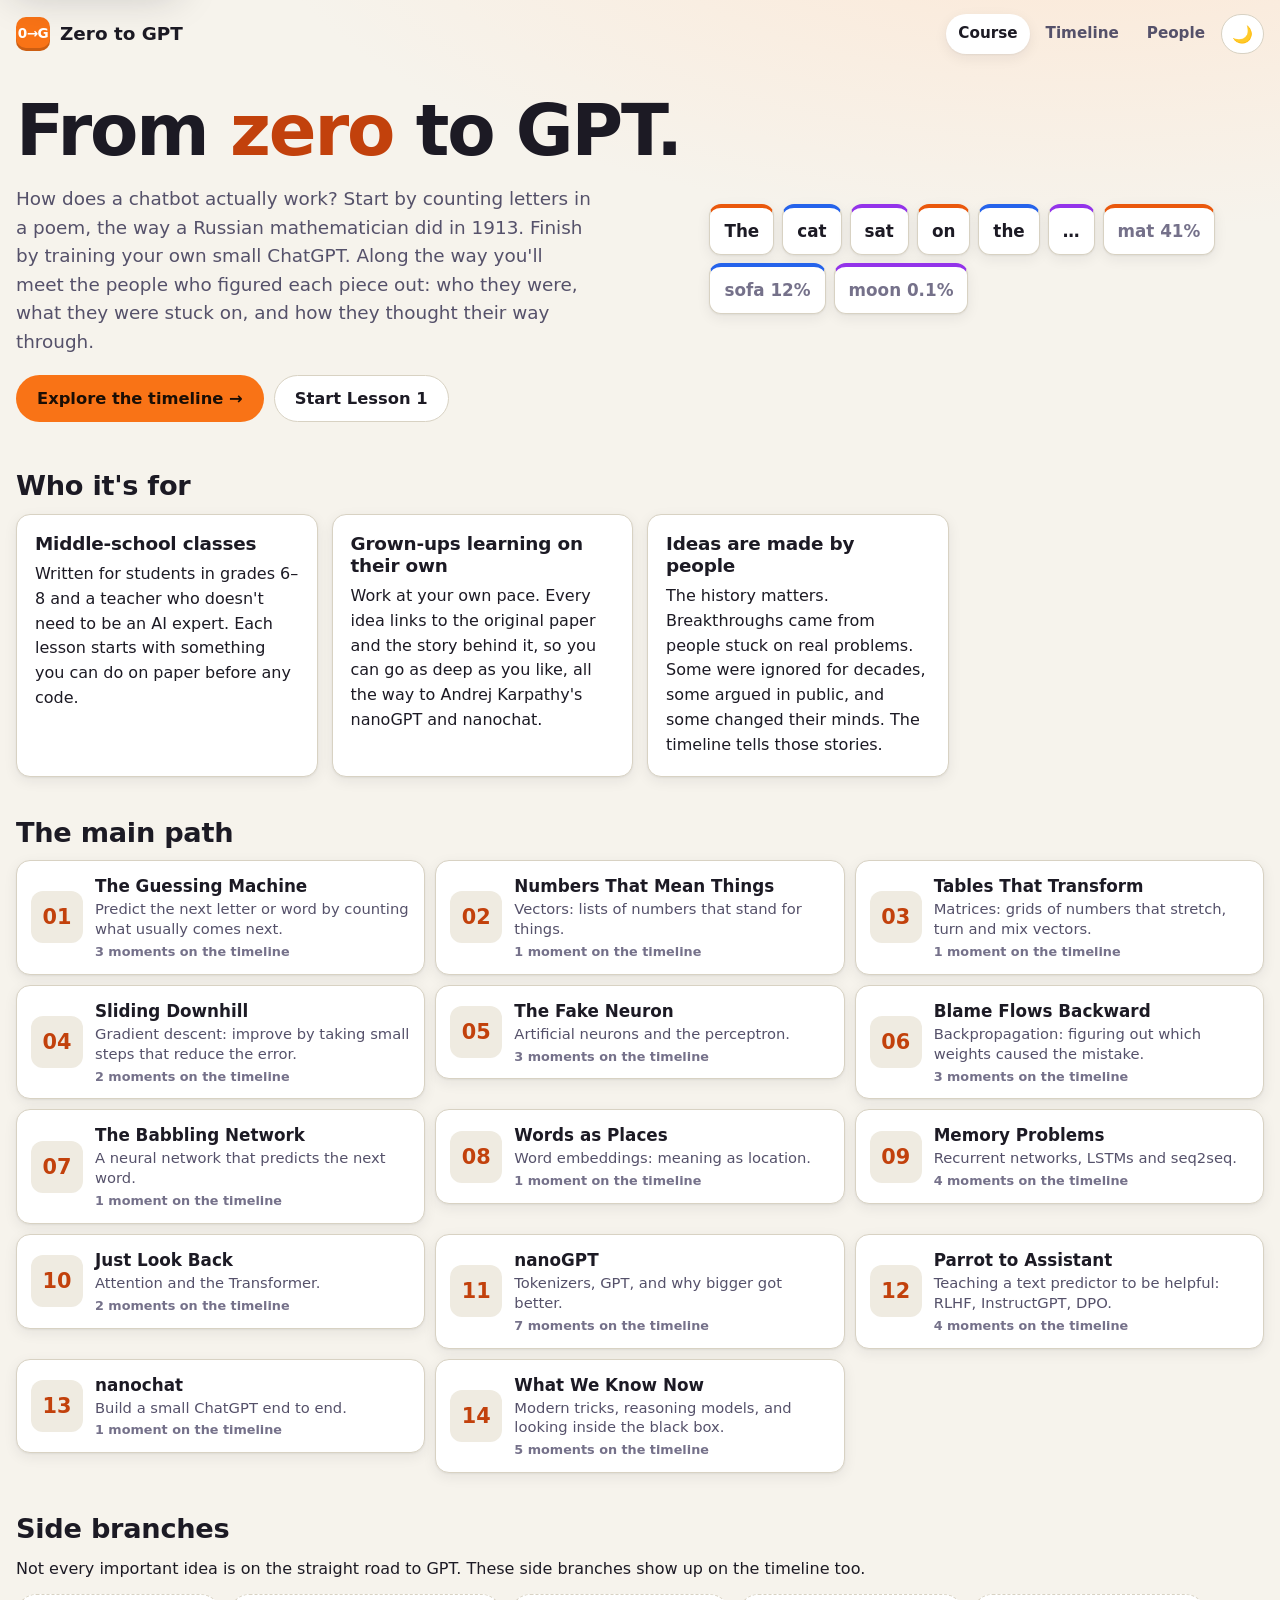
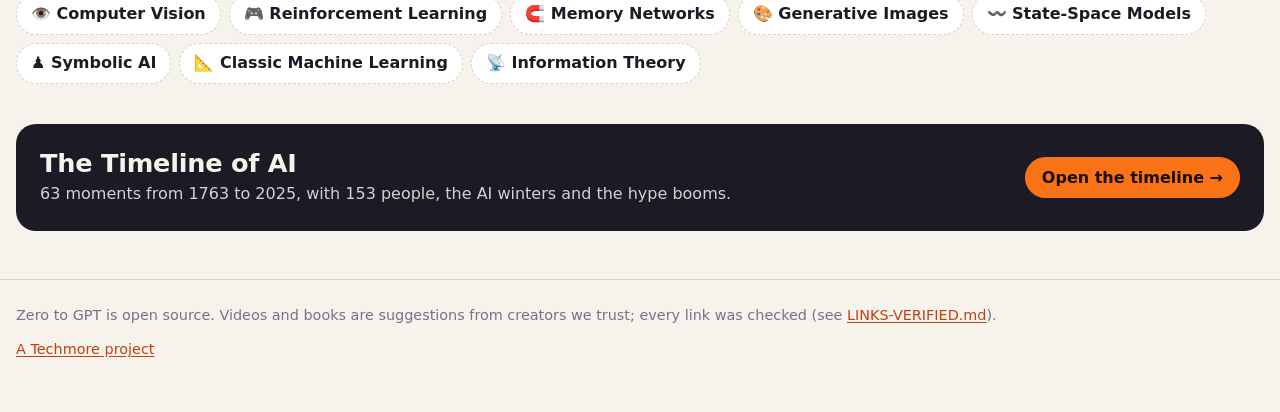
<file: site/index.html>
<!doctype html>
<html lang="en">
<head>
  <meta charset="utf-8">
  <meta name="viewport" content="width=device-width, initial-scale=1">
  <title>Zero to GPT</title>
  <meta name="description" content="An open-source course on how large language models work, from counting letters to building your own small ChatGPT, with the history of who figured it out and how.">
  <link rel="icon" href="data:image/svg+xml,%3Csvg xmlns='http://www.w3.org/2000/svg' viewBox='0 0 32 32'%3E%3Crect width='32' height='32' rx='8' fill='%23f97316'/%3E%3Ccircle cx='9' cy='16' r='3' fill='white'/%3E%3Ccircle cx='16' cy='16' r='3' fill='white'/%3E%3Ccircle cx='23' cy='16' r='3' fill='white'/%3E%3C/svg%3E">
  <link rel="stylesheet" href="assets/site.css">
  <script src="assets/common.js"></script>
  <style>
    .hero { padding: 28px 16px 8px; max-width: 1280px; margin: 0 auto; display: grid; gap: 28px; grid-template-columns: minmax(0, 1.2fr) minmax(0, 1fr); align-items: center; }
    .hero h1 { font-size: clamp(2.4rem, 7vw, 4.4rem); font-weight: 900; line-height: 1.02; letter-spacing: -.03em; margin-bottom: .25em; }
    .hero h1 em { font-style: normal; color: var(--accent); }
    .hero p { font-size: 1.15rem; color: var(--ink-2); max-width: 36rem; }
    .cta { display: flex; flex-wrap: wrap; gap: 10px; margin-top: 18px; }
    .cta .btn { padding: 13px 20px; font-size: 1.02rem; }
    .chain { display: flex; flex-wrap: wrap; gap: 8px; align-content: center; }
    .chain span { font-family: var(--font); font-weight: 800; padding: 10px 14px; border-radius: 12px; background: var(--surface); border: 1px solid var(--line); box-shadow: var(--shadow); font-size: 1.05rem; }
    .chain span:nth-child(3n+1) { border-top: 4px solid var(--t-main); }
    .chain span:nth-child(3n+2) { border-top: 4px solid var(--t-branch-vision); }
    .chain span:nth-child(3n) { border-top: 4px solid var(--t-branch-memory-networks); }
    .chain .prob { color: var(--ink-3); font-weight: 600; }
    section.block { max-width: 1280px; margin: 40px auto 0; padding: 0 16px; }
    section.block > h2 { font-size: 1.7rem; font-weight: 900; }
    .cards { display: grid; gap: 14px; grid-template-columns: repeat(auto-fill, minmax(min(100%, 300px), 1fr)); }
    .card { background: var(--surface); border: 1px solid var(--line); border-radius: var(--radius); padding: 18px; box-shadow: var(--shadow); }
    .card h3 { font-size: 1.15rem; font-weight: 850; }
    .card p:last-child { margin-bottom: 0; }
    .lessons { list-style: none; padding: 0; margin: 0; display: grid; gap: 10px; grid-template-columns: repeat(auto-fill, minmax(min(100%, 380px), 1fr)); }
    .lessons a { display: grid; grid-template-columns: 52px 1fr; gap: 12px; align-items: center; text-decoration: none; color: var(--ink); background: var(--surface); border: 1px solid var(--line); border-radius: var(--radius); padding: 12px 14px; box-shadow: var(--shadow); }
    .lessons a:hover { border-color: var(--accent-fill); }
    .lessons .n { font-family: var(--font); font-weight: 900; font-size: 1.3rem; display: grid; place-items: center; height: 52px; border-radius: 12px; background: var(--surface-2); color: var(--accent); }
    .lessons .t { font-family: var(--font); font-weight: 800; font-size: 1.05rem; display: block; }
    .lessons .b { color: var(--ink-2); font-size: .92rem; display: block; line-height: 1.35; }
    .lessons .h { color: var(--ink-3); font-size: .8rem; font-weight: 650; display: block; margin-top: 3px; }
    .branches { list-style: none; padding: 0; margin: 0; display: flex; flex-wrap: wrap; gap: 8px; }
    .branches li { background: var(--surface); border: 1px dashed var(--line); border-radius: 999px; padding: 7px 14px; font-weight: 650; }
    .branches a { color: var(--ink); text-decoration: none; }
    .branches a:hover { text-decoration: underline; }
    .timeline-cta { display: flex; flex-wrap: wrap; gap: 16px; align-items: center; justify-content: space-between; background: var(--ink); color: var(--bg); border-radius: 20px; padding: 24px; }
    .timeline-cta h2 { color: var(--bg); margin: 0 0 4px; font-size: 1.6rem; font-weight: 900; }
    .timeline-cta p { margin: 0; opacity: .85; }
    @media (max-width: 820px) { .hero { grid-template-columns: 1fr; } }
  </style>
</head>
<body>
  <a class="skip-link" href="#main">Skip to content</a>
  <header class="site-header">
    <a class="brand" href="index.html"><span class="brand-mark" aria-hidden="true">0→G</span> Zero to GPT</a>
    <nav class="site-nav" aria-label="Site">
      <a href="index.html" aria-current="page">Course</a>
      <a href="timeline/index.html">Timeline</a>
      <a href="timeline/people.html">People</a>
      <button class="icon-btn" id="theme-toggle" type="button" aria-label="Switch theme"></button>
    </nav>
  </header>

  <main id="main">
    <div class="hero">
      <div>
        <h1>From <em>zero</em> to GPT.</h1>
        <p>How does a chatbot actually work? Start by counting letters in a poem, the way a Russian mathematician did in 1913. Finish by training your own small ChatGPT. Along the way you'll meet the people who figured each piece out: who they were, what they were stuck on, and how they thought their way through.</p>
        <div class="cta">
          <a class="btn btn-primary" href="timeline/index.html">Explore the timeline →</a>
          <a class="btn" href="../lessons/01-the-guessing-machine/" data-md-href="../lessons/01-the-guessing-machine/README.md">Start Lesson 1</a>
        </div>
      </div>
      <div class="chain" aria-label="Example: a language model guessing the next word">
        <span>The</span><span>cat</span><span>sat</span><span>on</span><span>the</span><span>…</span><span class="prob">mat 41%</span><span class="prob">sofa 12%</span><span class="prob">moon 0.1%</span>
      </div>
    </div>

    <section class="block" aria-labelledby="who">
      <h2 id="who">Who it's for</h2>
      <div class="cards">
        <div class="card">
          <h3>Middle-school classes</h3>
          <p>Written for students in grades 6–8 and a teacher who doesn't need to be an AI expert. Each lesson starts with something you can do on paper before any code.</p>
        </div>
        <div class="card">
          <h3>Grown-ups learning on their own</h3>
          <p>Work at your own pace. Every idea links to the original paper and the story behind it, so you can go as deep as you like, all the way to Andrej Karpathy's nanoGPT and nanochat.</p>
        </div>
        <div class="card">
          <h3>Ideas are made by people</h3>
          <p>The history matters. Breakthroughs came from people stuck on real problems. Some were ignored for decades, some argued in public, and some changed their minds. The timeline tells those stories.</p>
        </div>
      </div>
    </section>

    <section class="block" aria-labelledby="path">
      <h2 id="path">The main path</h2>
      <ol class="lessons" id="lessons"></ol>
    </section>

    <section class="block" aria-labelledby="branches-h">
      <h2 id="branches-h">Side branches</h2>
      <p>Not every important idea is on the straight road to GPT. These side branches show up on the timeline too.</p>
      <ul class="branches" id="branches"></ul>
    </section>

    <section class="block">
      <div class="timeline-cta">
        <div>
          <h2>The Timeline of AI</h2>
          <p id="tl-stats">Bayes to nanochat: the ideas, the people, the winters and the booms.</p>
        </div>
        <a class="btn btn-primary" href="timeline/index.html">Open the timeline →</a>
      </div>
    </section>
  </main>

  <footer class="site-footer">
    <p>Zero to GPT is open source. Videos and books are suggestions from creators we trust; every link was checked (see <a href="timeline/LINKS-VERIFIED.md" data-md-href="timeline/LINKS-VERIFIED.md">LINKS-VERIFIED.md</a>).</p>
    <p><a href="https://techmore.github.io/">A Techmore project</a></p>
  </footer>

  <script>
    (function () {
      var ZTG = window.ZTG, esc = ZTG.esc;
      ZTG.initThemeToggle(document.getElementById('theme-toggle'));
      ZTG.loadData('timeline/data/').then(function (data) {
        var counts = {};
        data.events.forEach(function (e) { counts[e.track] = (counts[e.track] || 0) + 1; });
        document.getElementById('lessons').innerHTML = data.tracks.main.map(function (t) {
          var c = counts[t.id] || 0;
          return '<li><a href="' + esc(ZTG.trackHref(data, t.id, '../')) + '"><span class="n">' + String(t.n).padStart(2, '0') + '</span><span>' +
            '<span class="t">' + esc(t.title) + '</span><span class="b">' + esc(t.blurb || '') + '</span>' +
            (c ? '<span class="h">' + c + ' moment' + (c > 1 ? 's' : '') + ' on the timeline</span>' : '') + '</span></a></li>';
        }).join('');
        document.getElementById('branches').innerHTML = data.tracks.branches.map(function (t) {
          return '<li><a href="timeline/index.html#track=' + encodeURIComponent(t.id) + '">' + esc((t.icon ? t.icon + ' ' : '') + t.title) + '</a></li>';
        }).join('');
        var years = data.events.map(function (e) { return e.year; });
        document.getElementById('tl-stats').textContent = data.events.length + ' moments from ' + Math.min.apply(null, years) + ' to ' +
          Math.max.apply(null, years) + ', with ' + Object.keys(data.people).length + ' people, the AI winters and the hype booms.';
      }).catch(function () { /* the static text still works */ });
    })();
  </script>
</body>
</html>
</file>
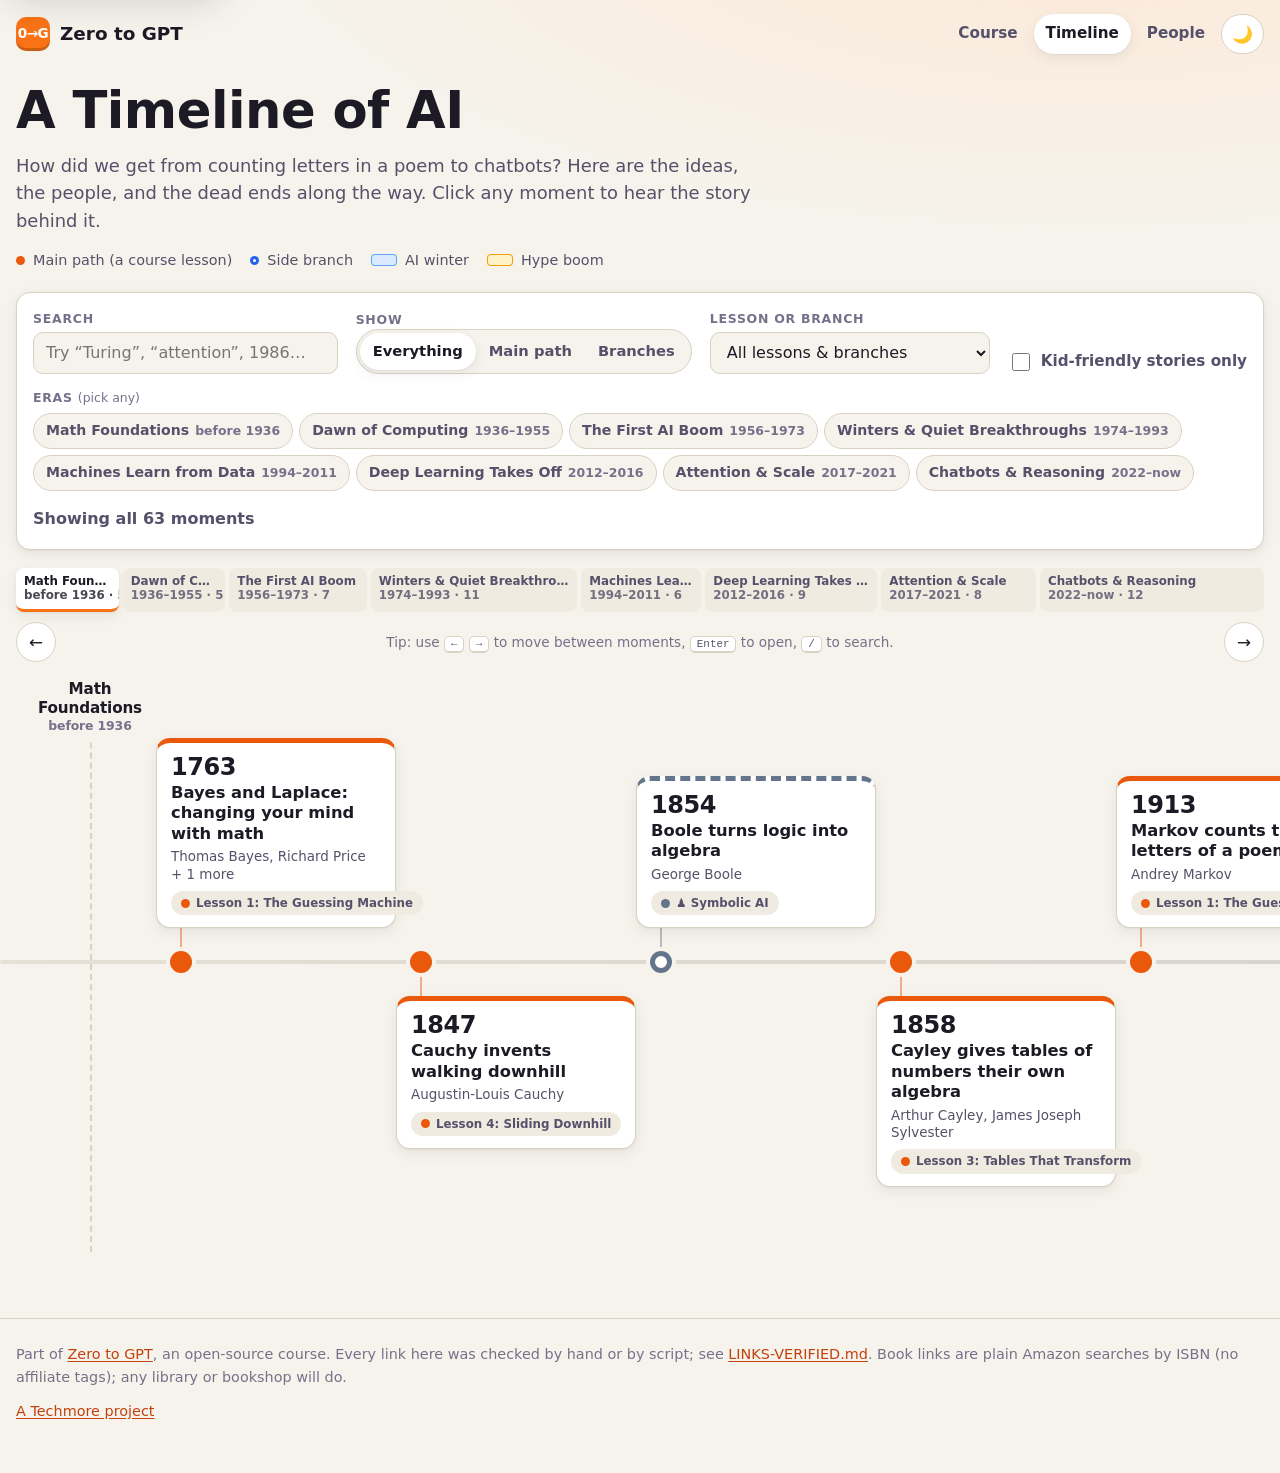
<file: site/timeline/index.html>
<!doctype html>
<html lang="en">
<head>
  <meta charset="utf-8">
  <meta name="viewport" content="width=device-width, initial-scale=1">
  <title>Timeline of AI · Zero to GPT</title>
  <meta name="description" content="An interactive timeline of the ideas and people behind modern AI, from Bayes and Markov to nanoGPT and nanochat.">
  <link rel="icon" href="data:image/svg+xml,%3Csvg xmlns='http://www.w3.org/2000/svg' viewBox='0 0 32 32'%3E%3Crect width='32' height='32' rx='8' fill='%23f97316'/%3E%3Ccircle cx='9' cy='16' r='3' fill='white'/%3E%3Ccircle cx='16' cy='16' r='3' fill='white'/%3E%3Ccircle cx='23' cy='16' r='3' fill='white'/%3E%3C/svg%3E">
  <link rel="stylesheet" href="../assets/site.css">
  <link rel="stylesheet" href="timeline.css">
  <script src="../assets/common.js"></script>
</head>
<body>
  <a class="skip-link" href="#timeline">Skip to the timeline</a>

  <header class="site-header">
    <a class="brand" href="../index.html"><span class="brand-mark" aria-hidden="true">0→G</span> Zero to GPT</a>
    <nav class="site-nav" aria-label="Site">
      <a href="../index.html">Course</a>
      <a href="index.html" aria-current="page">Timeline</a>
      <a href="people.html">People</a>
      <button class="icon-btn" id="theme-toggle" type="button" aria-label="Switch theme"></button>
    </nav>
  </header>

  <main id="main">
    <section class="wrap intro">
      <h1>A Timeline of AI</h1>
      <p class="lede">How did we get from counting letters in a poem to chatbots? Here are the ideas, the people, and the dead ends along the way. Click any moment to hear the story behind it.</p>
      <ul class="legend" aria-label="Legend">
        <li><span class="dot" style="--dot: var(--t-main)"></span> Main path (a course lesson)</li>
        <li><span class="dot dot-ring" style="--dot: var(--t-branch-vision)"></span> Side branch</li>
        <li><span class="legend-band winter" aria-hidden="true"></span> AI winter</li>
        <li><span class="legend-band hype" aria-hidden="true"></span> Hype boom</li>
      </ul>
    </section>

    <section class="wrap filters" aria-label="Filter the timeline">
      <div class="filter-row">
        <div class="field search-field">
          <label for="q">Search</label>
          <input id="q" type="search" placeholder="Try “Turing”, “attention”, 1986…" autocomplete="off" aria-keyshortcuts="/">
        </div>
        <fieldset class="field seg" id="path-filter">
          <legend>Show</legend>
          <div class="seg-options">
            <label><input type="radio" name="path" value="all" checked><span>Everything</span></label>
            <label><input type="radio" name="path" value="main"><span>Main path</span></label>
            <label><input type="radio" name="path" value="branch"><span>Branches</span></label>
          </div>
        </fieldset>
        <div class="field">
          <label for="track">Lesson or branch</label>
          <select id="track"><option value="">All lessons &amp; branches</option></select>
        </div>
        <div class="field check-field">
          <label class="check"><input type="checkbox" id="kid"> <span>Kid-friendly stories only</span></label>
        </div>
      </div>
      <fieldset class="era-filter">
        <legend>Eras <span class="hint">(pick any)</span></legend>
        <div class="era-chips" id="era-chips"></div>
      </fieldset>
      <div class="status-row">
        <p id="count" class="count" role="status" aria-live="polite"></p>
        <button type="button" class="btn btn-small" id="clear" hidden>Clear filters</button>
      </div>
    </section>

    <section class="timeline-wrap" aria-label="Timeline">
      <nav class="minimap wrap" id="minimap" aria-label="Jump to era"></nav>
      <div class="scroll-controls wrap" aria-hidden="false">
        <button type="button" class="icon-btn" id="scroll-left" aria-label="Scroll timeline earlier">←</button>
        <p class="kbd-hint">Tip: use <kbd>←</kbd> <kbd>→</kbd> to move between moments, <kbd>Enter</kbd> to open, <kbd>/</kbd> to search.</p>
        <button type="button" class="icon-btn" id="scroll-right" aria-label="Scroll timeline later">→</button>
      </div>
      <div class="scroller" id="scroller">
        <div class="canvas" id="canvas">
          <div class="bands" id="bands" aria-hidden="true"></div>
          <ol class="track" id="timeline" tabindex="-1" aria-label="Events in time order"></ol>
        </div>
      </div>
      <p class="empty wrap" id="empty" hidden>No moments match those filters. <button type="button" class="linklike" id="empty-clear">Clear filters</button></p>
      <noscript><p class="wrap">This timeline needs JavaScript. The raw data is in <a href="data/events.json">data/events.json</a>.</p></noscript>
      <p class="wrap load-error" id="load-error" hidden></p>
    </section>
  </main>

  <dialog id="detail" aria-labelledby="d-title">
    <article class="sheet">
      <header class="d-head">
        <div class="d-meta" id="d-meta"></div>
        <h2 id="d-title" tabindex="-1"></h2>
        <button type="button" class="icon-btn d-close" id="d-close" aria-label="Close">✕</button>
      </header>
      <div class="d-body" id="d-body"></div>
      <footer class="d-foot">
        <button type="button" class="btn" id="d-prev" aria-keyshortcuts="ArrowLeft"><span aria-hidden="true">←</span> <span class="lbl">Earlier</span></button>
        <a class="btn btn-primary" id="d-lesson" href="#">Go to lesson</a>
        <button type="button" class="btn" id="d-next" aria-keyshortcuts="ArrowRight"><span class="lbl">Later</span> <span aria-hidden="true">→</span></button>
      </footer>
    </article>
  </dialog>

  <footer class="site-footer">
    <p>Part of <a href="../index.html">Zero to GPT</a>, an open-source course. Every link here was checked by hand or by script; see <a href="LINKS-VERIFIED.md">LINKS-VERIFIED.md</a>. Book links are plain Amazon searches by ISBN (no affiliate tags); any library or bookshop will do.</p>
    <p><a href="https://techmore.github.io/">A Techmore project</a></p>
  </footer>

  <script src="timeline.js"></script>
</body>
</html>
</file>
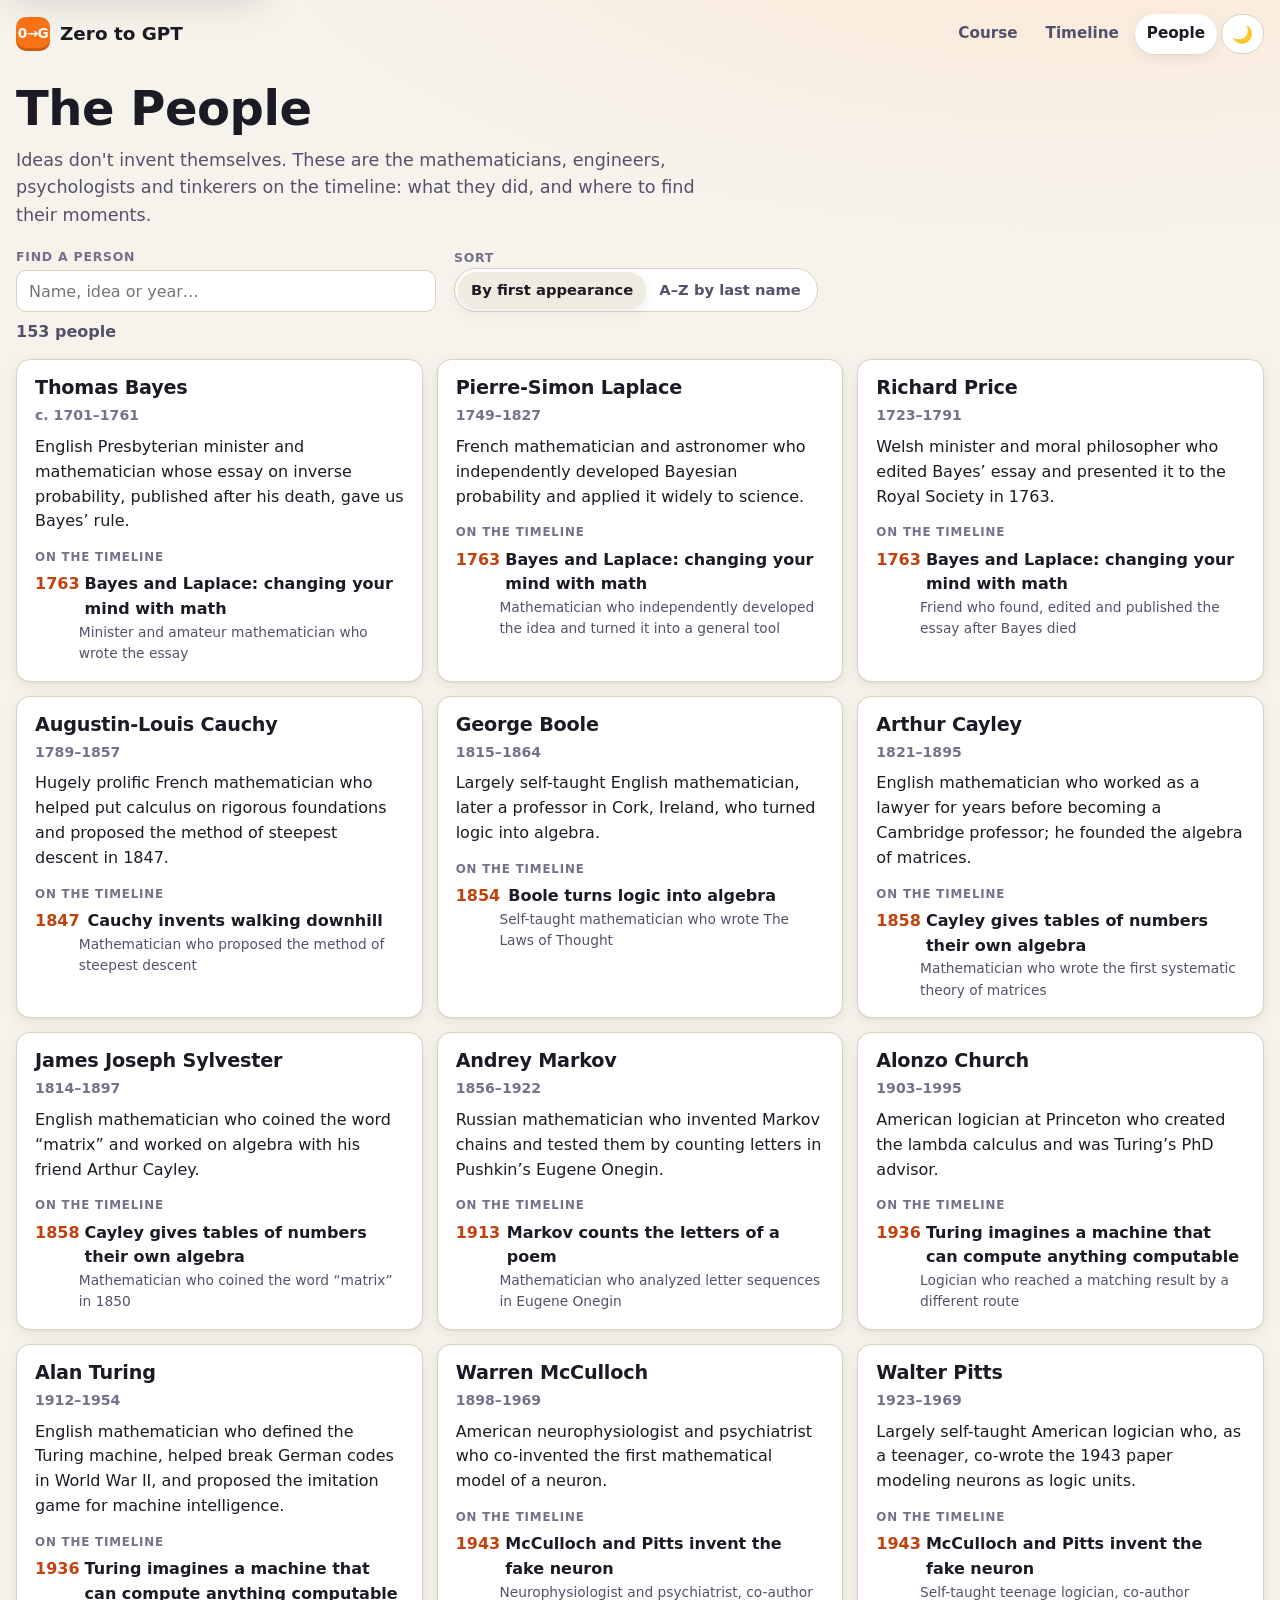
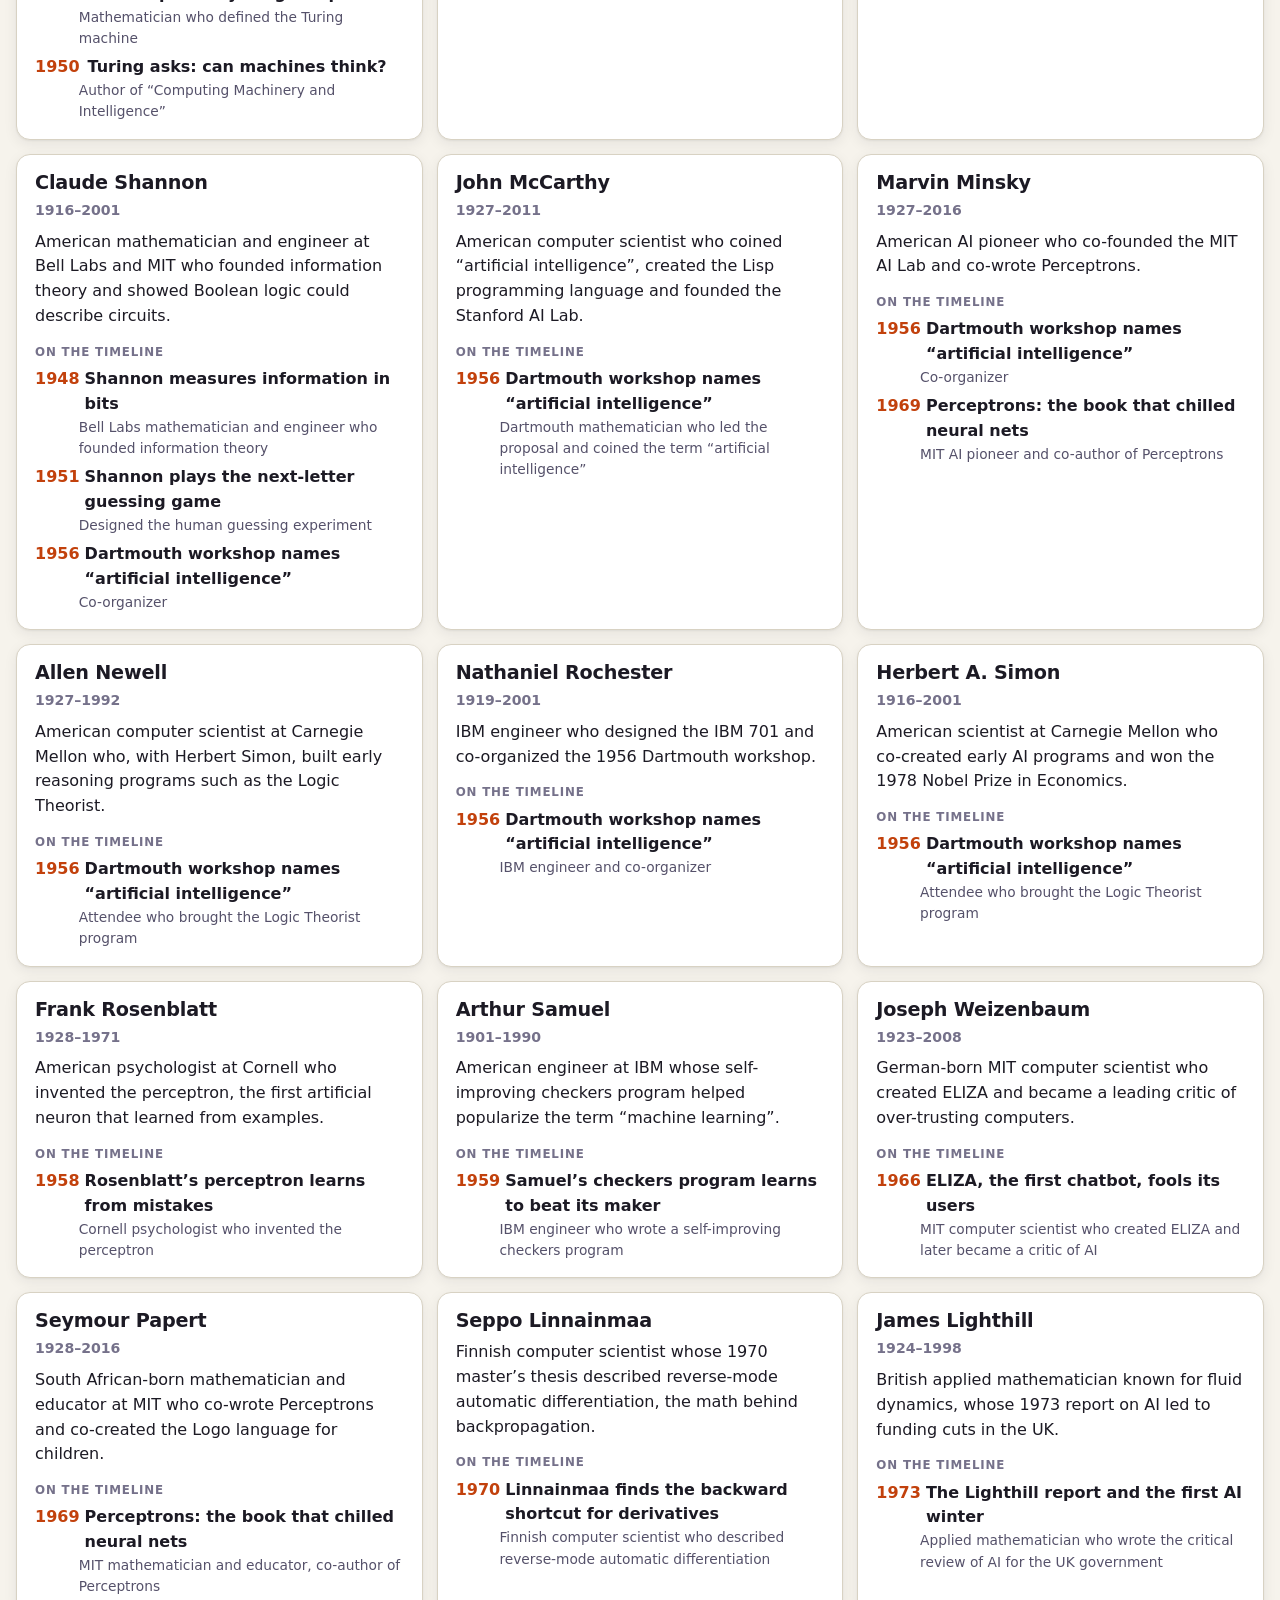
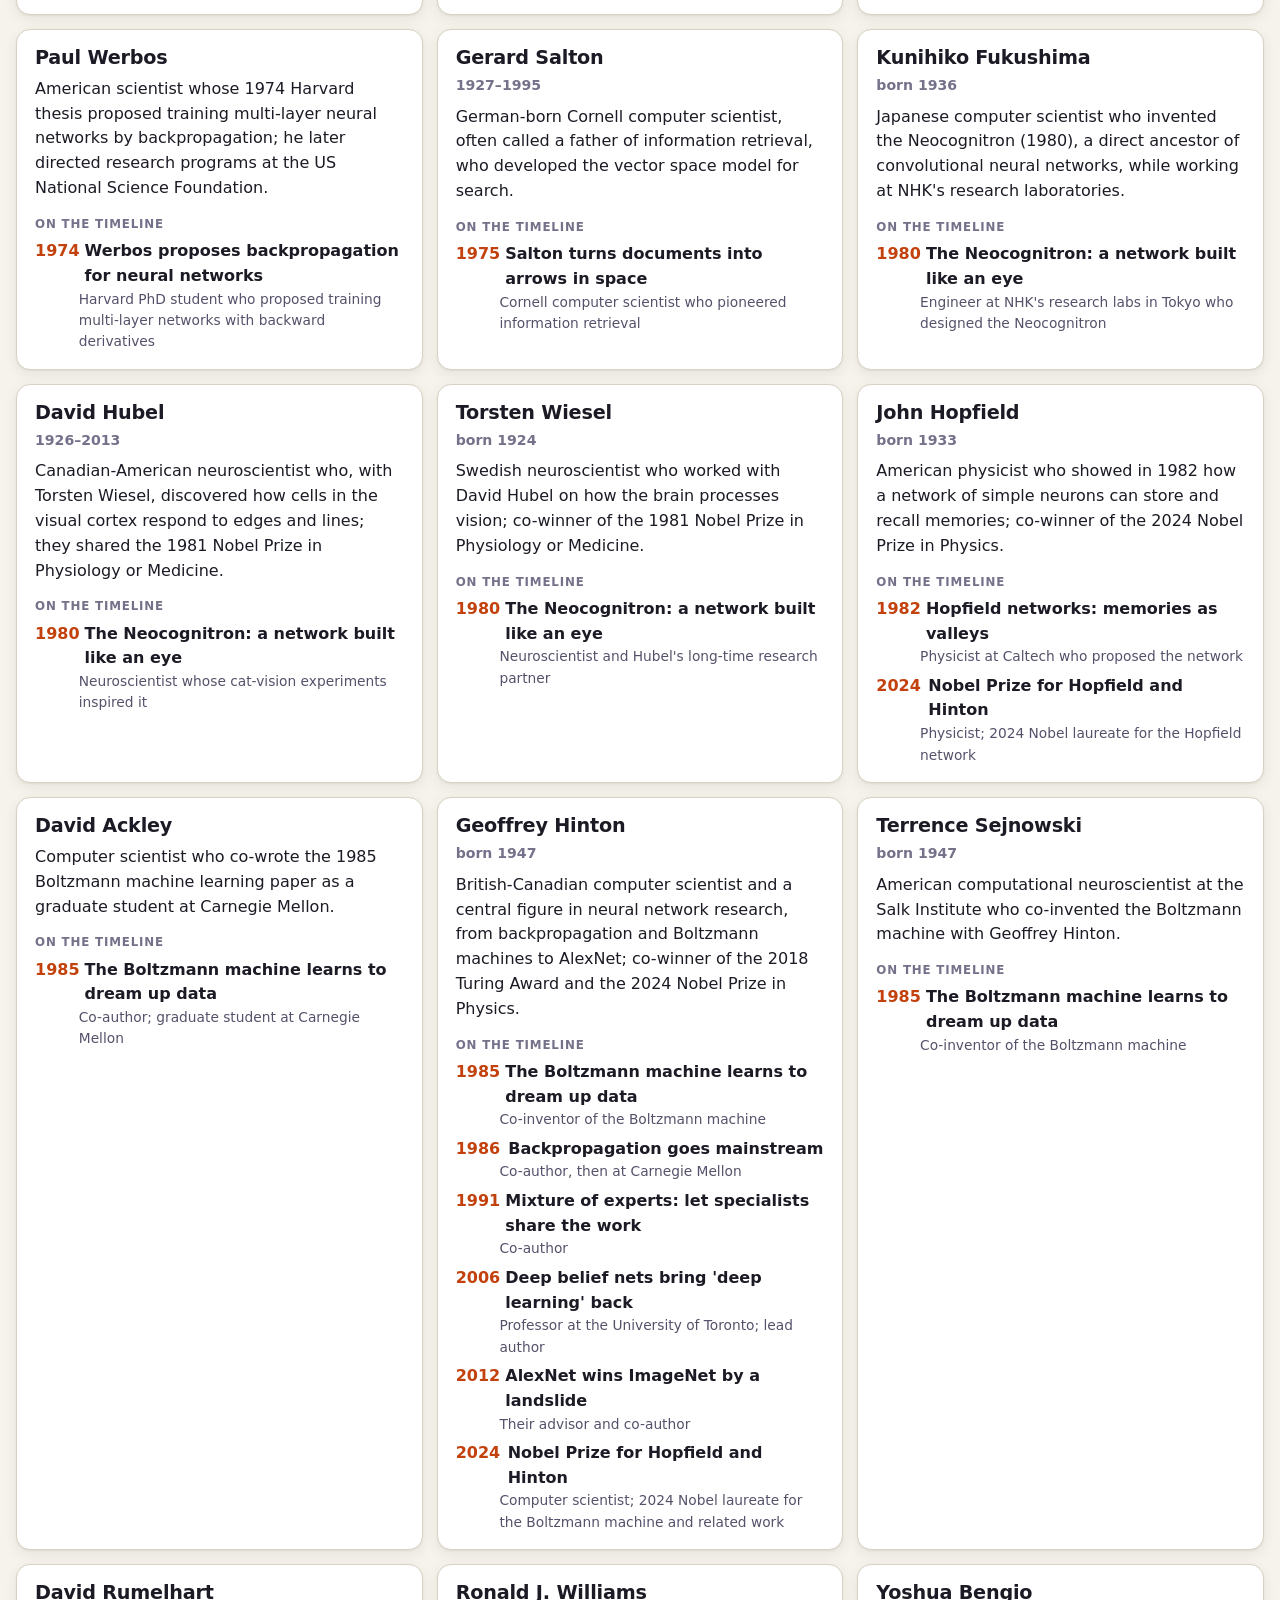
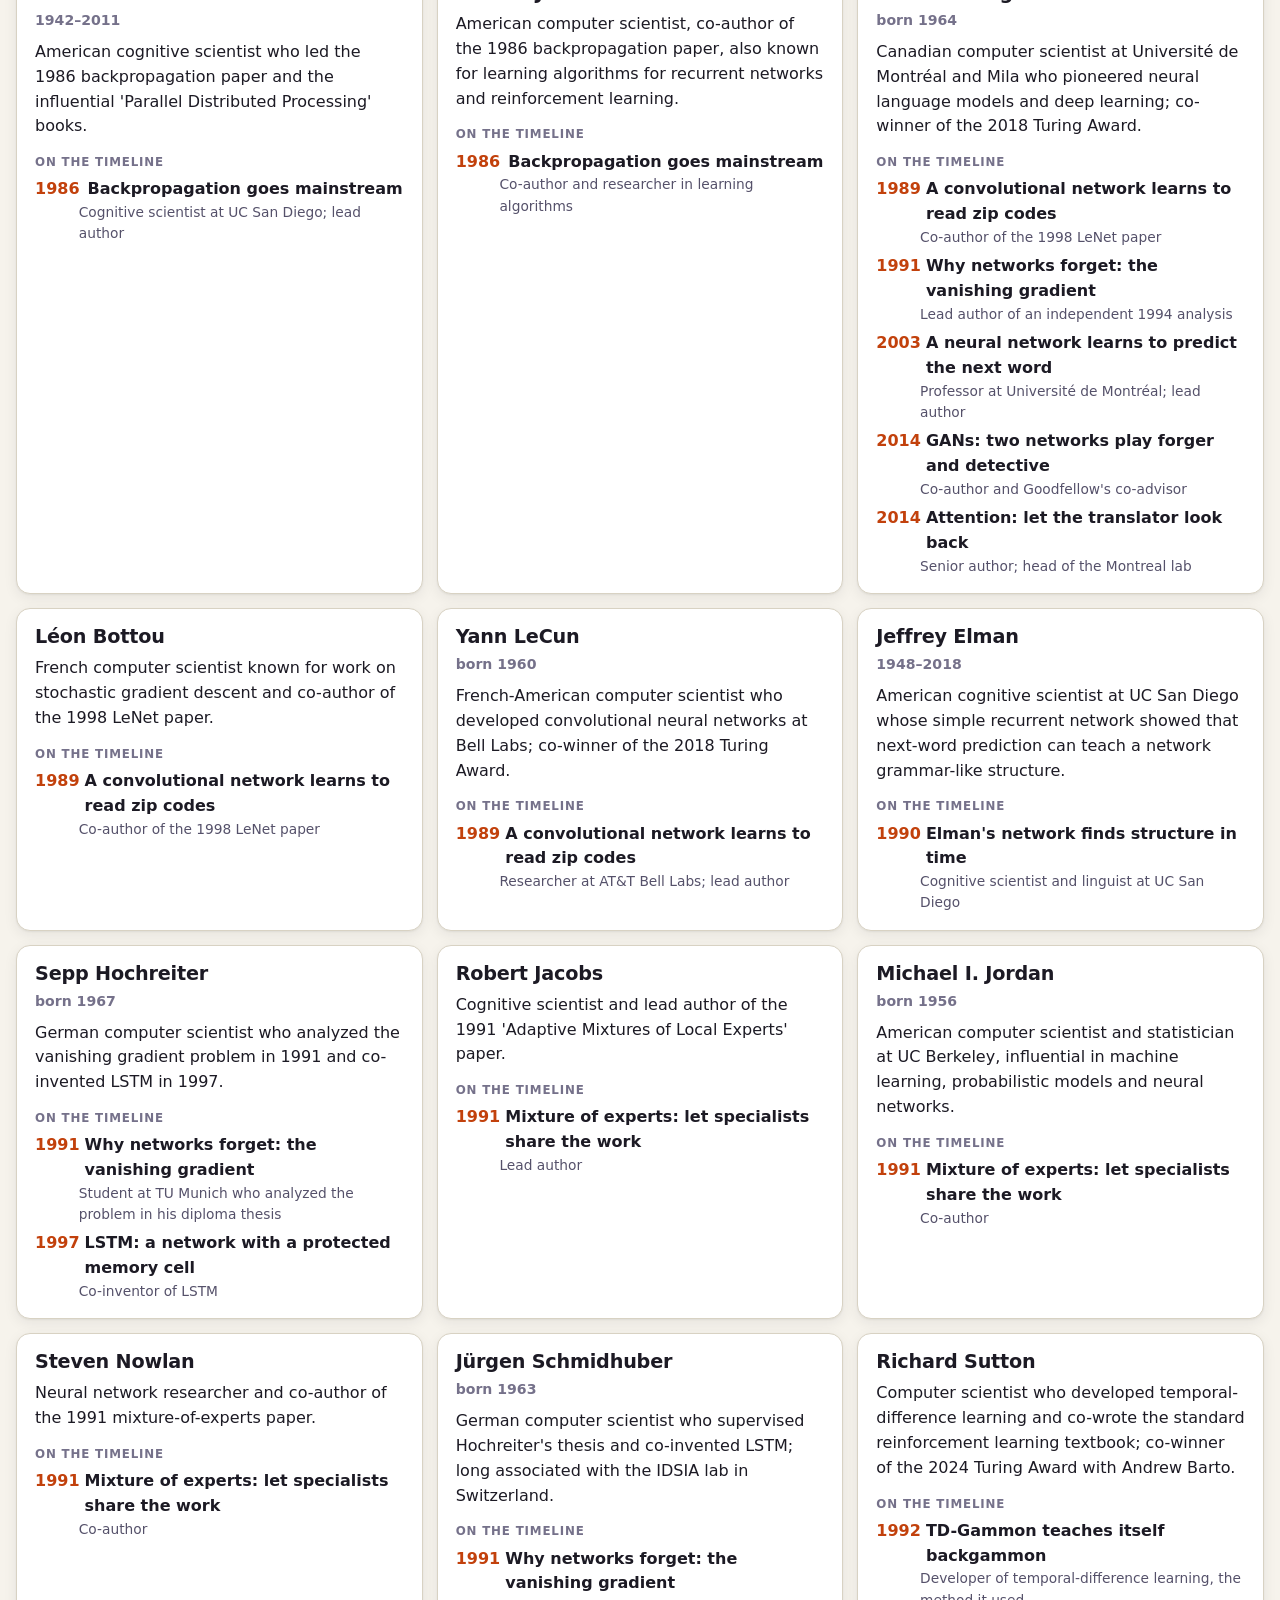
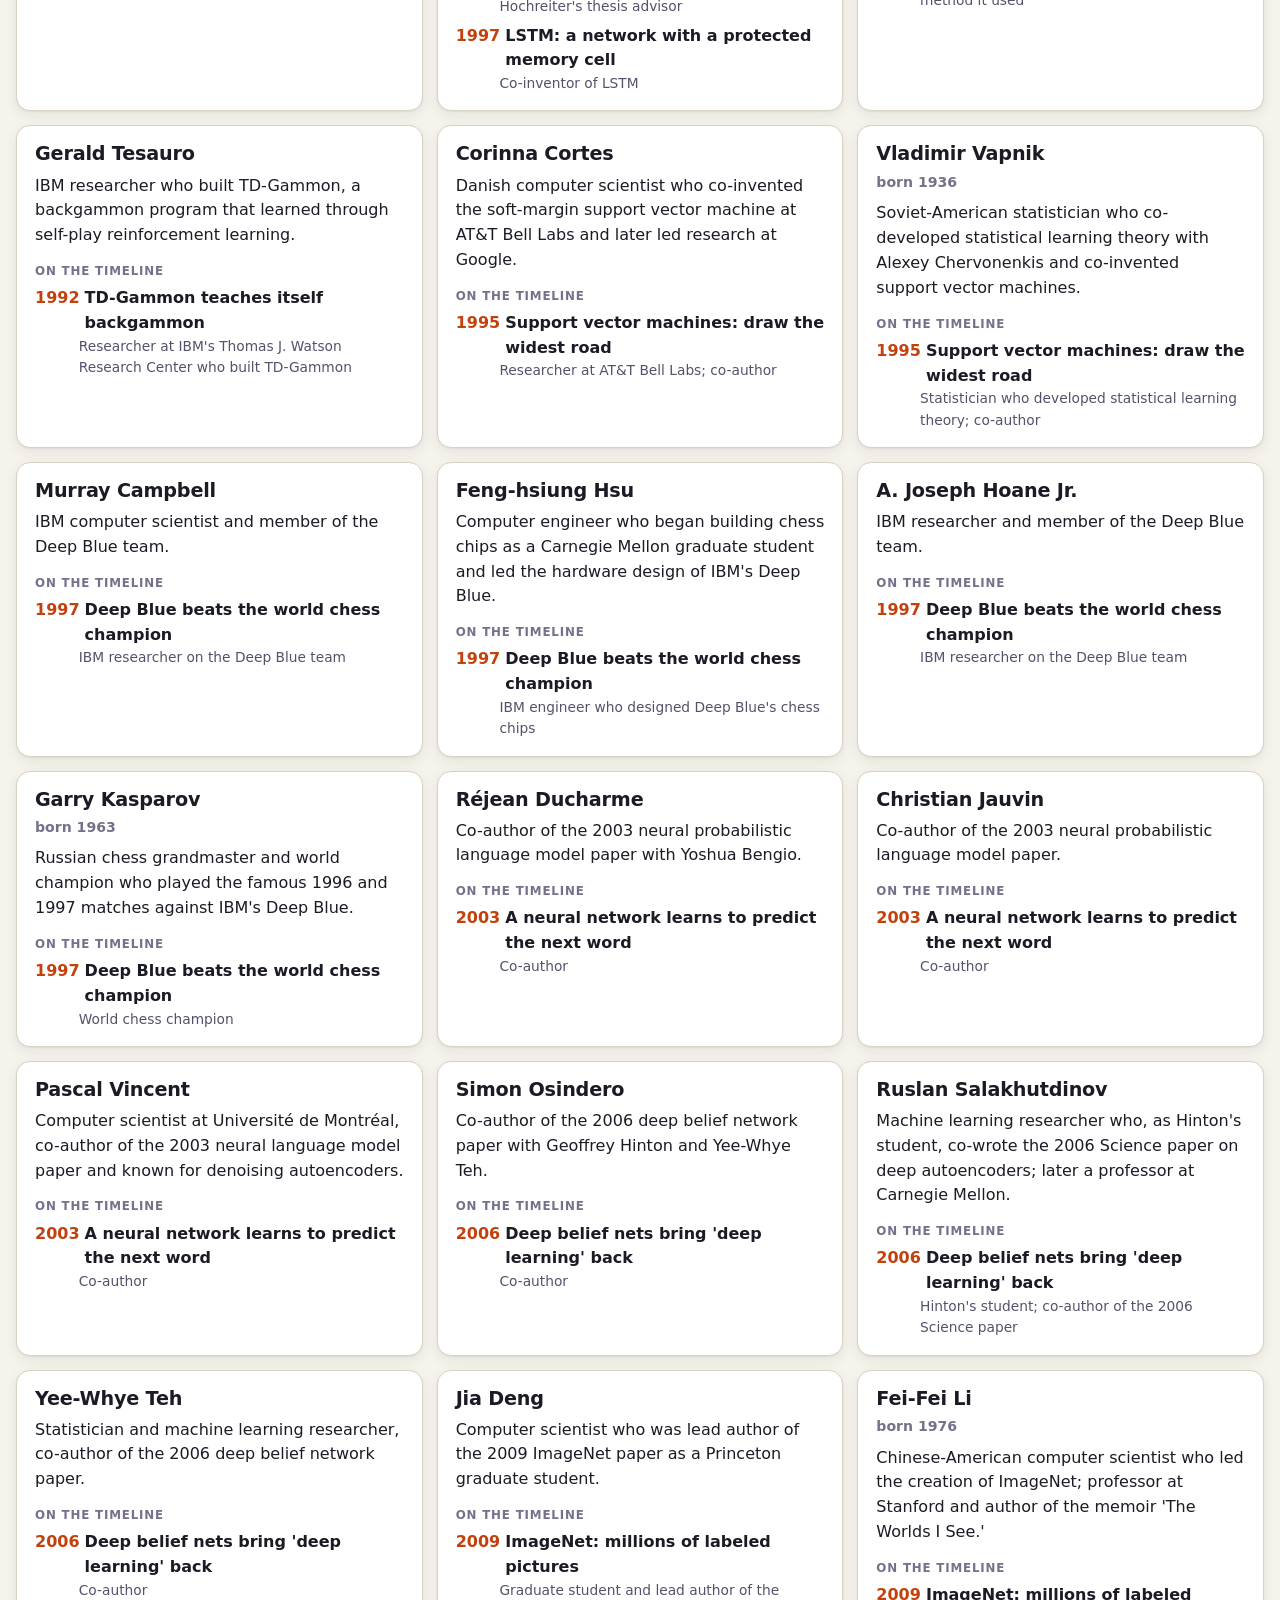
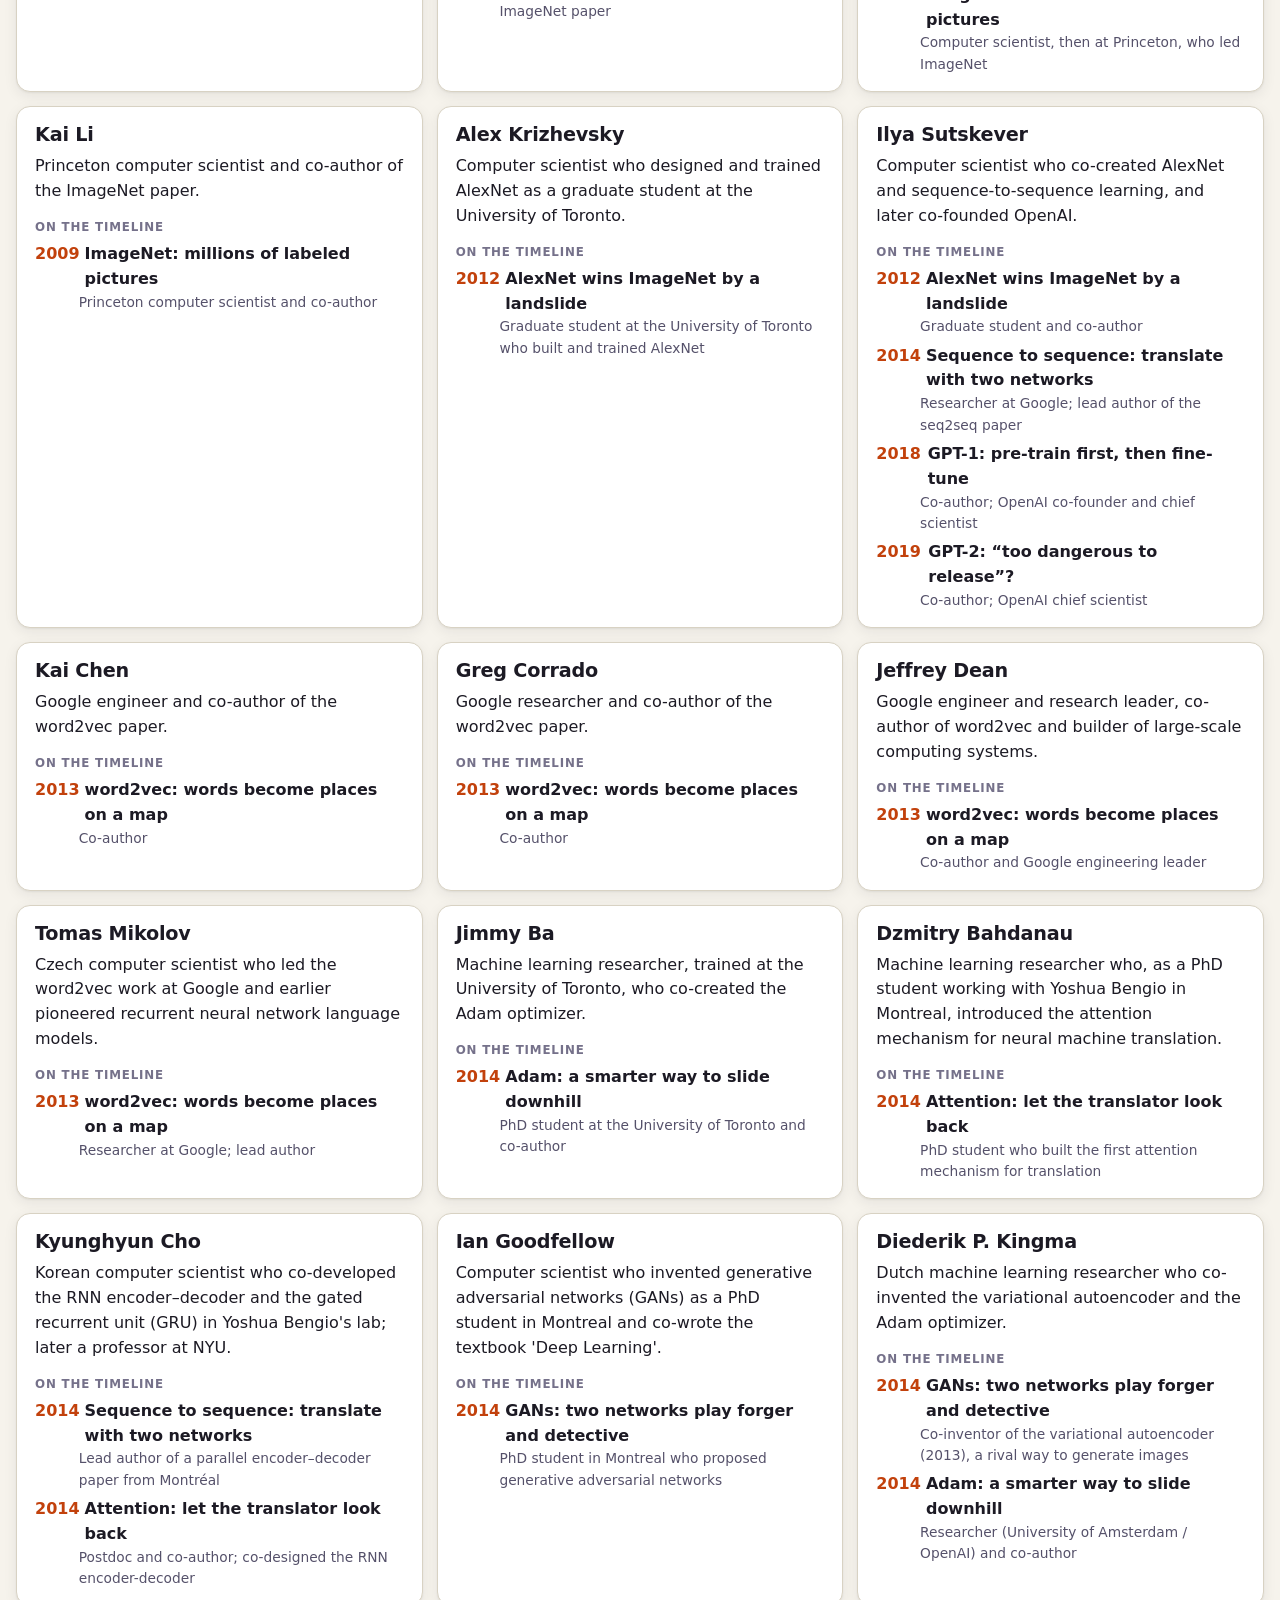
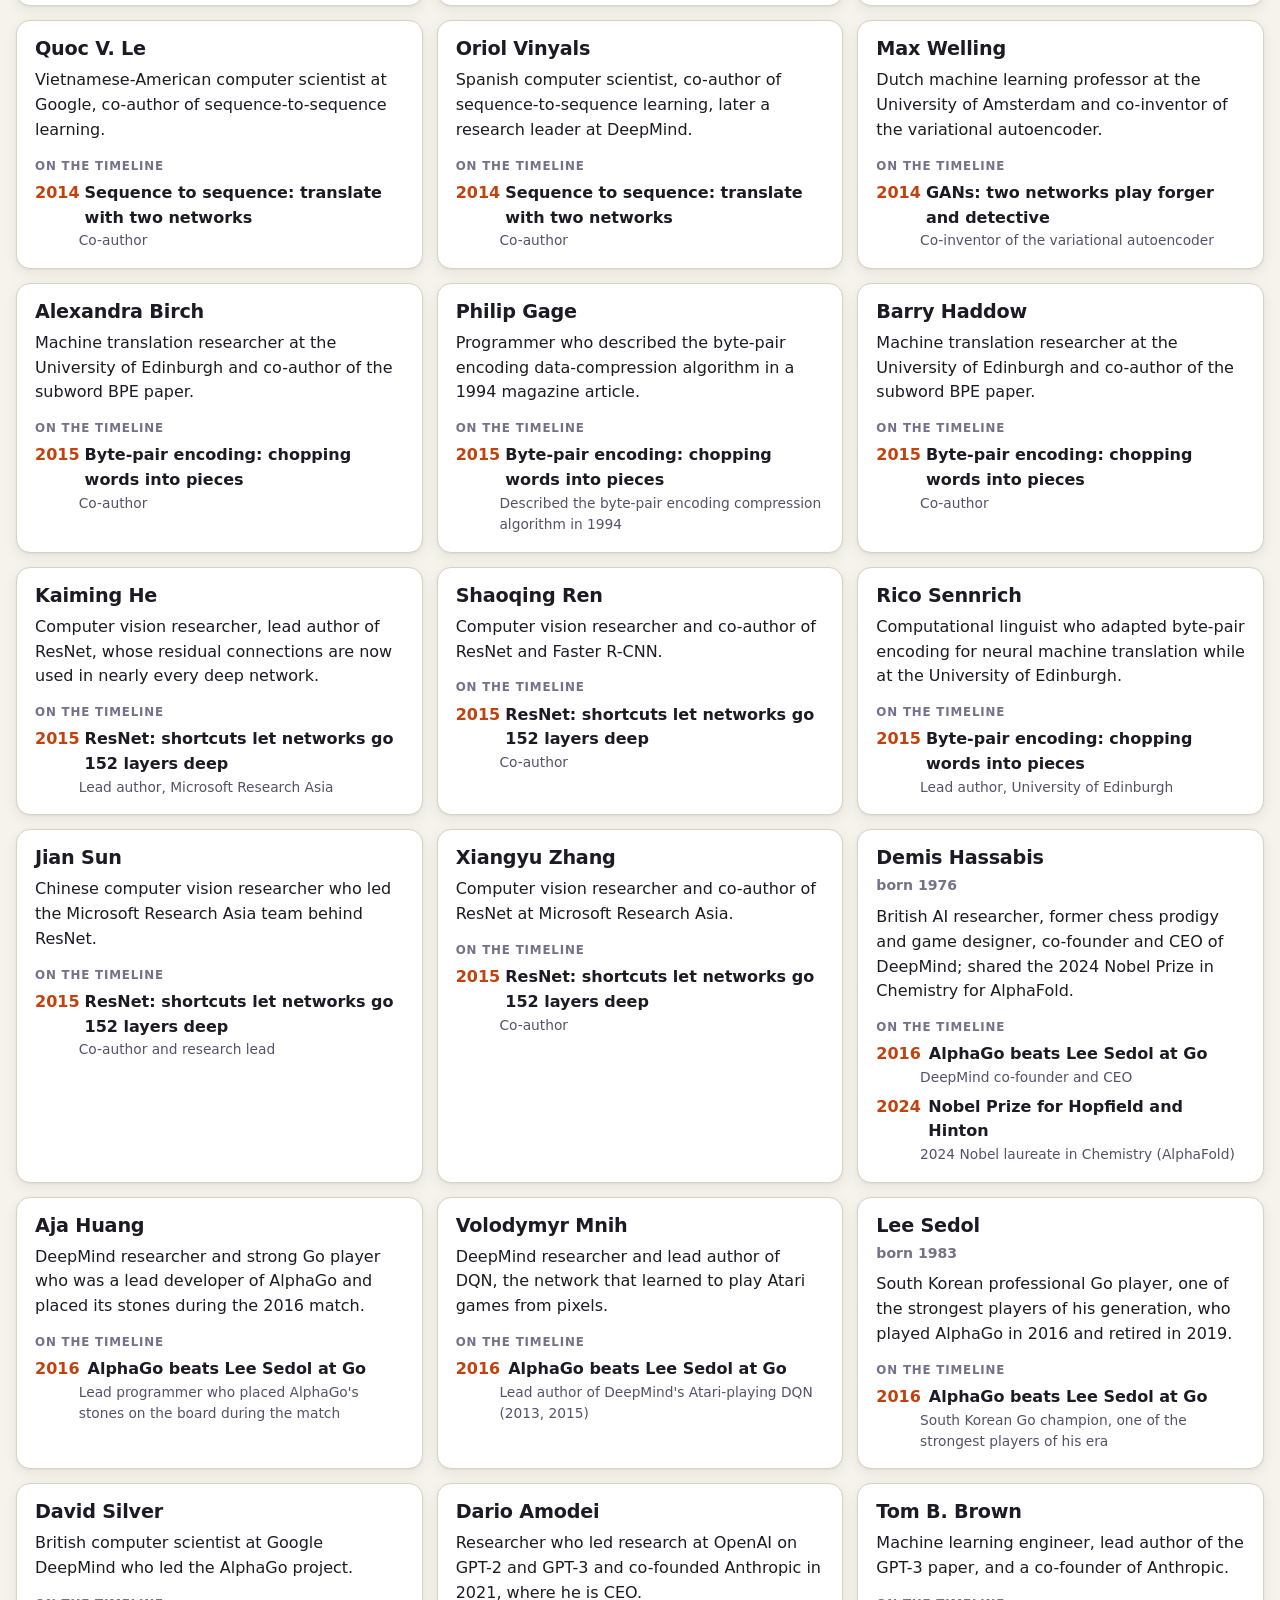
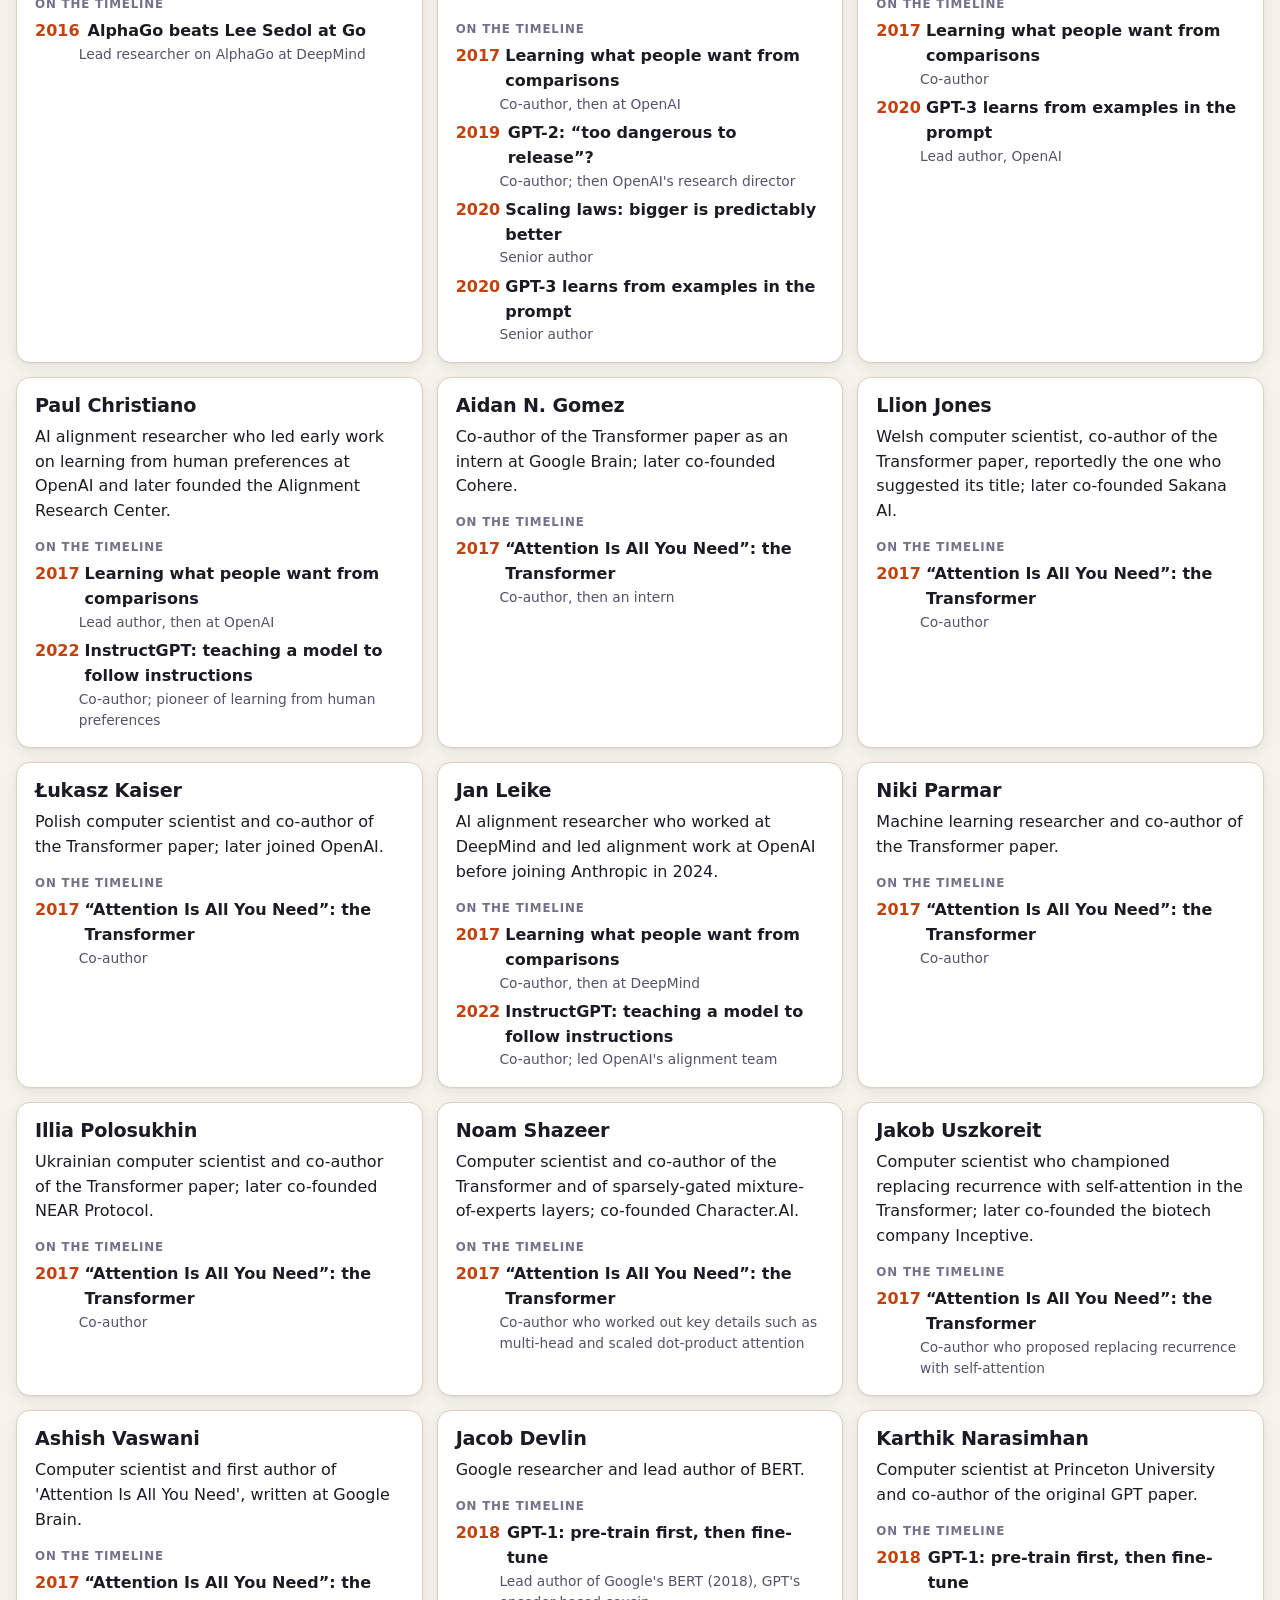
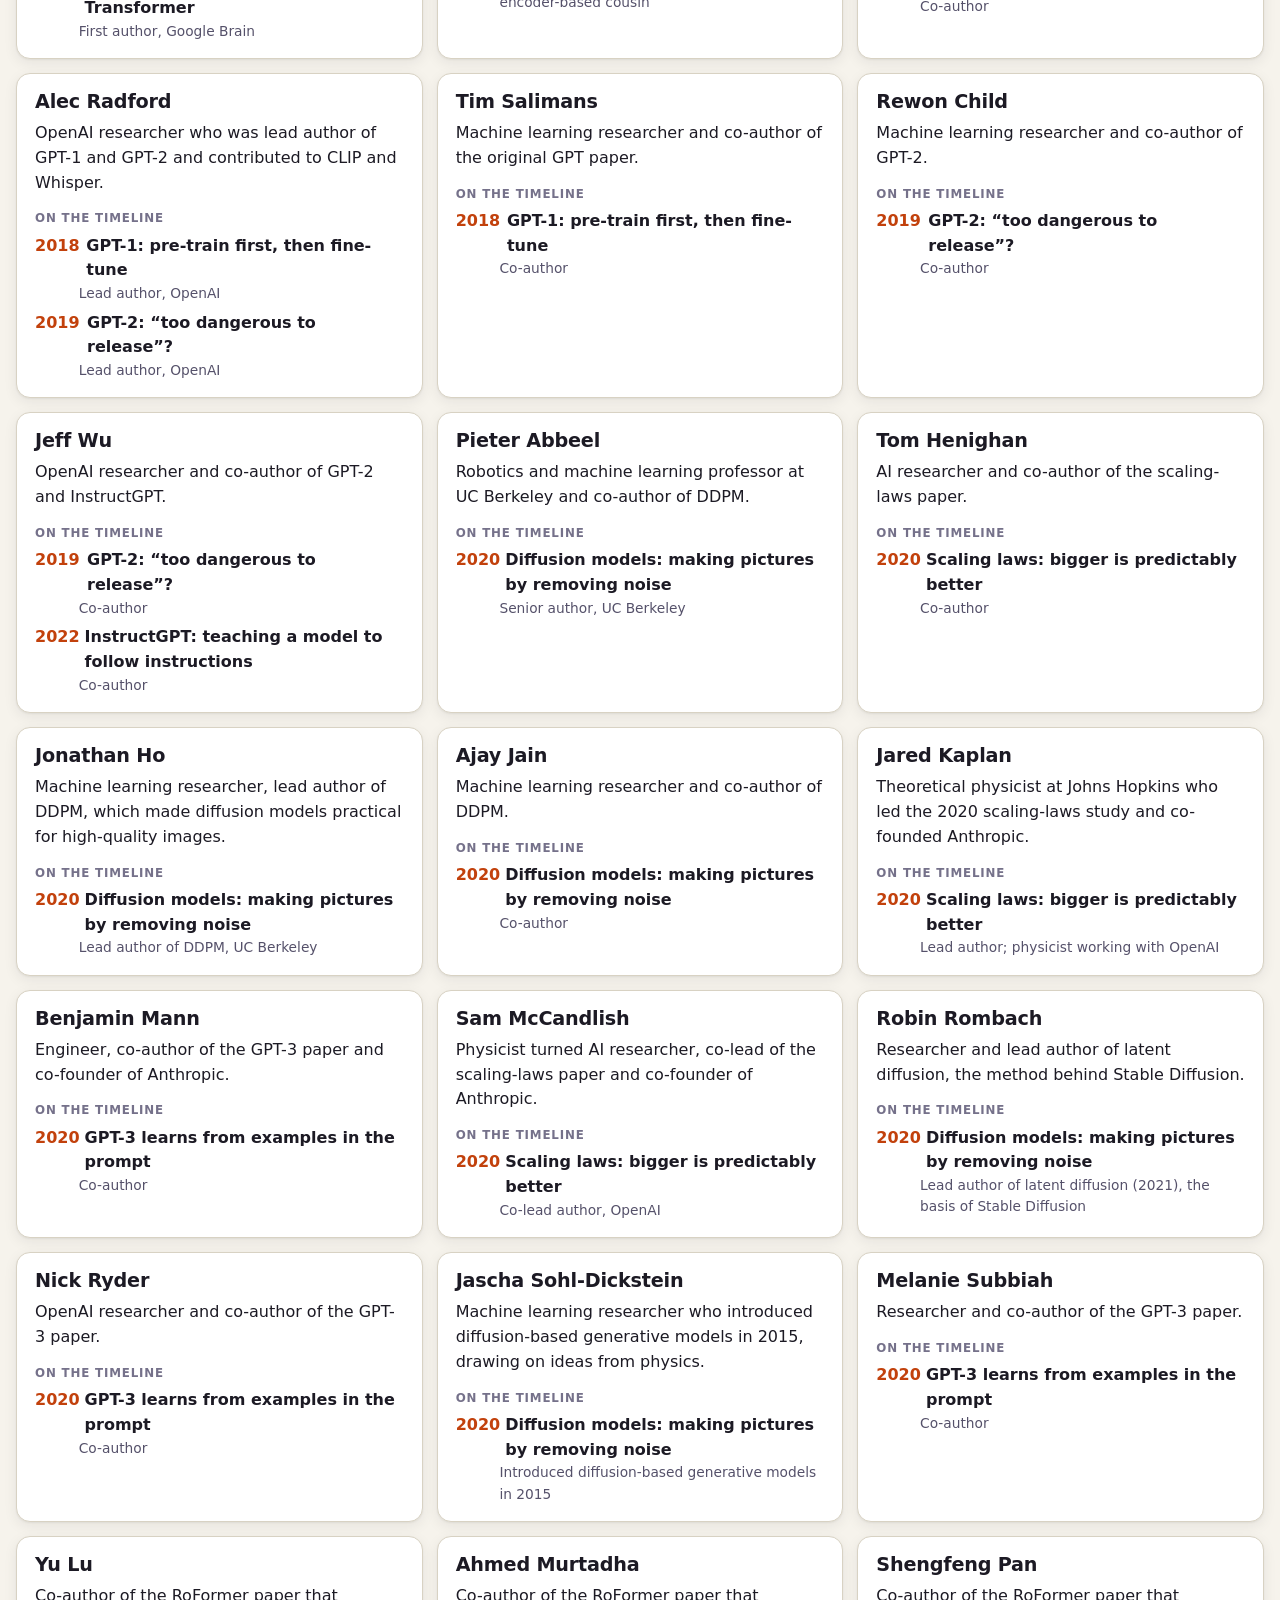
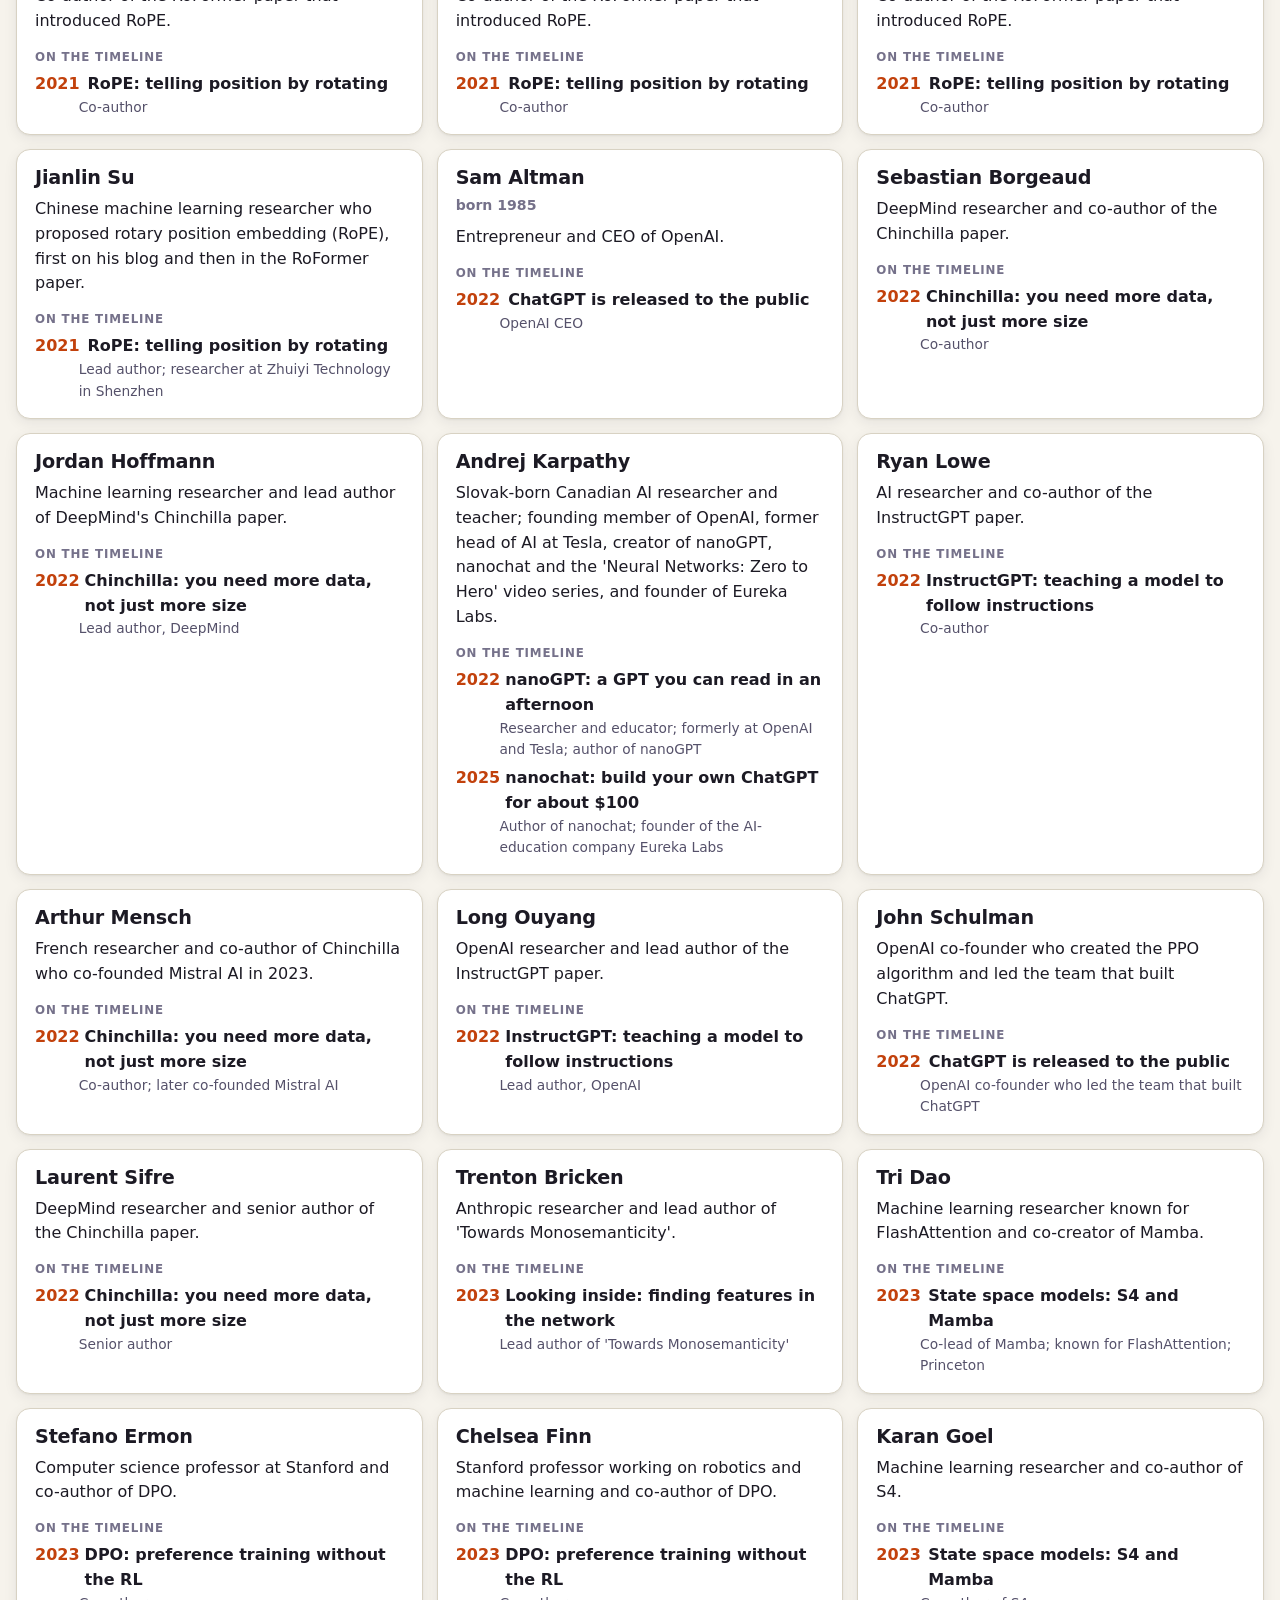
<file: site/timeline/people.html>
<!doctype html>
<html lang="en">
<head>
  <meta charset="utf-8">
  <meta name="viewport" content="width=device-width, initial-scale=1">
  <title>People of AI · Zero to GPT</title>
  <meta name="description" content="Short bios of the people behind the ideas on the Zero to GPT timeline of AI.">
  <link rel="icon" href="data:image/svg+xml,%3Csvg xmlns='http://www.w3.org/2000/svg' viewBox='0 0 32 32'%3E%3Crect width='32' height='32' rx='8' fill='%23f97316'/%3E%3Ccircle cx='9' cy='16' r='3' fill='white'/%3E%3Ccircle cx='16' cy='16' r='3' fill='white'/%3E%3Ccircle cx='23' cy='16' r='3' fill='white'/%3E%3C/svg%3E">
  <link rel="stylesheet" href="../assets/site.css">
  <link rel="stylesheet" href="people.css">
  <script src="../assets/common.js"></script>
</head>
<body>
  <a class="skip-link" href="#people">Skip to the list of people</a>
  <header class="site-header">
    <a class="brand" href="../index.html"><span class="brand-mark" aria-hidden="true">0→G</span> Zero to GPT</a>
    <nav class="site-nav" aria-label="Site">
      <a href="../index.html">Course</a>
      <a href="index.html">Timeline</a>
      <a href="people.html" aria-current="page">People</a>
      <button class="icon-btn" id="theme-toggle" type="button" aria-label="Switch theme"></button>
    </nav>
  </header>

  <main class="wrap" id="main">
    <h1>The People</h1>
    <p class="lede">Ideas don't invent themselves. These are the mathematicians, engineers, psychologists and tinkerers on the timeline: what they did, and where to find their moments.</p>

    <div class="p-controls">
      <div class="field">
        <label for="pq">Find a person</label>
        <input id="pq" type="search" placeholder="Name, idea or year…" autocomplete="off">
      </div>
      <fieldset class="field seg">
        <legend>Sort</legend>
        <div class="seg-options">
          <label><input type="radio" name="sort" value="time" checked><span>By first appearance</span></label>
          <label><input type="radio" name="sort" value="az"><span>A–Z by last name</span></label>
        </div>
      </fieldset>
    </div>
    <p id="pcount" class="count" role="status" aria-live="polite"></p>
    <ol class="people-list" id="people"></ol>
    <p class="load-error" id="load-error" hidden></p>
    <noscript><p>This page needs JavaScript. The raw data is in <a href="data/events.json">data/events.json</a>.</p></noscript>
  </main>

  <footer class="site-footer">
    <p>Bios are deliberately short and stick to well-documented facts. Spotted an error? The data lives in <code>site/timeline/data/events.json</code>.</p>
    <p><a href="https://techmore.github.io/">A Techmore project</a></p>
  </footer>
  <script src="people.js"></script>
</body>
</html>
</file>
<file: site/assets/site.css>
/* Zero to GPT — shared styles. No external fonts or CDNs: works offline. */

:root {
  color-scheme: light;
  --bg: #f6f3ec;
  --bg-glow: #fde7d4;
  --surface: #ffffff;
  --surface-2: #efebe1;
  --surface-3: #e5e0d3;
  --ink: #1c1a24;
  --ink-2: #55516a;
  --ink-3: #75718a;
  --line: #d8d2c3;
  --accent: #c2410c;        /* text-safe orange on light */
  --accent-fill: #f97316;
  --accent-ink: #ffffff;
  --focus: #2563eb;
  --main: #ea580c;
  --winter: #dbeafe;
  --winter-edge: #60a5fa;
  --winter-ink: #1e40af;
  --hype: #fef3c7;
  --hype-edge: #f59e0b;
  --hype-ink: #92400e;
  --shadow: 0 1px 2px rgba(28, 26, 36, .06), 0 4px 14px rgba(28, 26, 36, .07);
  --shadow-lg: 0 10px 40px rgba(28, 26, 36, .22);
  --radius: 14px;
  --radius-sm: 9px;
  --font: ui-rounded, "SF Pro Rounded", "Nunito", "Segoe UI", system-ui, -apple-system, Roboto, "Helvetica Neue", Arial, sans-serif;
  --font-body: system-ui, -apple-system, "Segoe UI", Roboto, "Helvetica Neue", Arial, sans-serif;
  --mono: ui-monospace, "SF Mono", Menlo, Consolas, monospace;

  /* track colours (used for dots, borders, small chips — never as body-text colour) */
  --t-main: #ea580c;
  --t-branch-vision: #2563eb;
  --t-branch-reinforcement-learning: #16a34a;
  --t-branch-memory-networks: #9333ea;
  --t-branch-generative-images: #db2777;
  --t-branch-state-space: #0d9488;
  --t-branch-symbolic-ai: #64748b;
  --t-branch-classic-ml: #a16207;
  --t-branch-information-theory: #0284c7;
}

@media (prefers-color-scheme: dark) {
  :root:not([data-theme="light"]) {
    color-scheme: dark;
    --bg: #0f1117;
    --bg-glow: #2a1a12;
    --surface: #181b24;
    --surface-2: #20242f;
    --surface-3: #2a2f3c;
    --ink: #eceaf4;
    --ink-2: #b2afc2;
    --ink-3: #8e8ba0;
    --line: #333849;
    --accent: #fb923c;
    --accent-fill: #f97316;
    --accent-ink: #1a0e05;
    --focus: #93c5fd;
    --main: #fb923c;
    --winter: #172540;
    --winter-edge: #3b82f6;
    --winter-ink: #bfdbfe;
    --hype: #3a2a0c;
    --hype-edge: #f59e0b;
    --hype-ink: #fde68a;
    --shadow: 0 1px 2px rgba(0, 0, 0, .4), 0 4px 14px rgba(0, 0, 0, .3);
    --shadow-lg: 0 10px 40px rgba(0, 0, 0, .6);
    --t-main: #fb923c;
    --t-branch-vision: #60a5fa;
    --t-branch-reinforcement-learning: #4ade80;
    --t-branch-memory-networks: #c084fc;
    --t-branch-generative-images: #f472b6;
    --t-branch-state-space: #2dd4bf;
    --t-branch-symbolic-ai: #94a3b8;
    --t-branch-classic-ml: #facc15;
    --t-branch-information-theory: #38bdf8;
  }
}
:root[data-theme="dark"] {
  color-scheme: dark;
  --bg: #0f1117;
  --bg-glow: #2a1a12;
  --surface: #181b24;
  --surface-2: #20242f;
  --surface-3: #2a2f3c;
  --ink: #eceaf4;
  --ink-2: #b2afc2;
  --ink-3: #8e8ba0;
  --line: #333849;
  --accent: #fb923c;
  --accent-fill: #f97316;
  --accent-ink: #1a0e05;
  --focus: #93c5fd;
  --main: #fb923c;
  --winter: #172540;
  --winter-edge: #3b82f6;
  --winter-ink: #bfdbfe;
  --hype: #3a2a0c;
  --hype-edge: #f59e0b;
  --hype-ink: #fde68a;
  --shadow: 0 1px 2px rgba(0, 0, 0, .4), 0 4px 14px rgba(0, 0, 0, .3);
  --shadow-lg: 0 10px 40px rgba(0, 0, 0, .6);
  --t-main: #fb923c;
  --t-branch-vision: #60a5fa;
  --t-branch-reinforcement-learning: #4ade80;
  --t-branch-memory-networks: #c084fc;
  --t-branch-generative-images: #f472b6;
  --t-branch-state-space: #2dd4bf;
  --t-branch-symbolic-ai: #94a3b8;
  --t-branch-classic-ml: #facc15;
  --t-branch-information-theory: #38bdf8;
}

*, *::before, *::after { box-sizing: border-box; }
html { -webkit-text-size-adjust: 100%; }
body {
  margin: 0;
  background: var(--bg);
  background-image: radial-gradient(1200px 500px at 85% -120px, var(--bg-glow), transparent 70%);
  background-repeat: no-repeat;
  color: var(--ink);
  font-family: var(--font-body);
  font-size: 1rem;
  line-height: 1.55;
  min-height: 100vh;
}
h1, h2, h3, h4 { font-family: var(--font); line-height: 1.2; margin: 0 0 .4em; letter-spacing: -.01em; }
p { margin: 0 0 .8em; }
a { color: var(--accent); text-underline-offset: 2px; }
a:hover { text-decoration-thickness: 2px; }
img { max-width: 100%; }
button, input, select { font: inherit; color: inherit; }

:focus-visible { outline: 3px solid var(--focus); outline-offset: 2px; border-radius: 6px; }

[hidden] { display: none !important; }

.sr-only {
  position: absolute !important; width: 1px; height: 1px; padding: 0; margin: -1px;
  overflow: hidden; clip: rect(0 0 0 0); white-space: nowrap; border: 0;
}
.skip-link {
  position: absolute; left: 12px; top: -60px; z-index: 100;
  background: var(--surface); color: var(--ink); padding: 10px 14px; border-radius: var(--radius-sm);
  box-shadow: var(--shadow-lg); font-weight: 600;
}
.skip-link:focus { top: 12px; }

/* ---------- site header ---------- */
.site-header {
  display: flex; align-items: center; gap: 12px; flex-wrap: wrap;
  padding: 14px 16px; max-width: 1280px; margin: 0 auto;
}
.brand {
  display: inline-flex; align-items: center; gap: 10px; text-decoration: none; color: var(--ink);
  font-family: var(--font); font-weight: 800; font-size: 1.15rem;
}
.brand-mark {
  width: 34px; height: 34px; border-radius: 10px; display: grid; place-items: center;
  background: var(--accent-fill); color: #fff; font-size: .85rem; font-weight: 900; letter-spacing: -.04em;
  box-shadow: inset 0 -3px 0 rgba(0, 0, 0, .18);
}
.site-nav { display: flex; gap: 4px; margin-left: auto; align-items: center; flex-wrap: wrap; }
.site-nav a {
  color: var(--ink-2); text-decoration: none; padding: 8px 12px; border-radius: 999px; font-weight: 600; font-size: .95rem;
}
.site-nav a:hover { background: var(--surface-2); color: var(--ink); }
.site-nav a[aria-current="page"] { background: var(--surface); color: var(--ink); box-shadow: var(--shadow); }

.icon-btn {
  display: inline-grid; place-items: center; min-width: 40px; height: 40px; padding: 0 10px;
  border-radius: 999px; border: 1px solid var(--line); background: var(--surface); color: var(--ink);
  cursor: pointer; font-size: 1.05rem; line-height: 1;
}
.icon-btn:hover { background: var(--surface-2); }

.btn {
  display: inline-flex; align-items: center; gap: 8px; padding: 10px 16px; border-radius: 999px;
  border: 1px solid var(--line); background: var(--surface); color: var(--ink); font-weight: 650;
  text-decoration: none; cursor: pointer; line-height: 1.2;
}
.btn:hover { background: var(--surface-2); }
.btn-primary { background: var(--accent-fill); border-color: transparent; color: #1a0e05; }
.btn-primary:hover { background: var(--accent-fill); filter: brightness(1.06); }

.wrap { max-width: 1280px; margin: 0 auto; padding: 0 16px; }

.site-footer {
  max-width: 1280px; margin: 48px auto 0; padding: 24px 16px 40px; color: var(--ink-3); font-size: .9rem;
  border-top: 1px solid var(--line);
}

.chip {
  display: inline-flex; align-items: center; gap: 6px; padding: 3px 10px; border-radius: 999px;
  background: var(--surface-2); color: var(--ink-2); font-size: .8rem; font-weight: 650; white-space: nowrap;
}
.chip .dot, .dot { width: 9px; height: 9px; border-radius: 50%; background: var(--dot, var(--t-main)); flex: none; }

@media (prefers-reduced-motion: reduce) {
  *, *::before, *::after { animation-duration: .001ms !important; transition-duration: .001ms !important; scroll-behavior: auto !important; }
}
</file>
<file: site/timeline/timeline.css>
/* Timeline page. Horizontal on wide screens, vertical below 760px. */

.intro { padding-top: 12px; }
.intro h1 { font-size: clamp(2rem, 5vw, 3.2rem); font-weight: 900; margin-bottom: .2em; }
.lede { font-size: 1.12rem; color: var(--ink-2); max-width: 46rem; }

.legend { list-style: none; display: flex; flex-wrap: wrap; gap: 8px 18px; padding: 0; margin: 10px 0 0; color: var(--ink-2); font-size: .9rem; }
.legend li { display: inline-flex; align-items: center; gap: 8px; }
.dot-ring { background: var(--surface) !important; box-shadow: inset 0 0 0 3px var(--dot); }
.legend-band { display: inline-block; width: 26px; height: 12px; border-radius: 4px; }
.legend-band.winter { background: var(--winter); box-shadow: inset 0 0 0 1px var(--winter-edge); }
.legend-band.hype { background: var(--hype); box-shadow: inset 0 0 0 1px var(--hype-edge); }

/* ---------- filters ---------- */
.filters {
  margin-top: 20px; padding-top: 16px; padding-bottom: 14px;
  background: var(--surface); border: 1px solid var(--line); border-radius: var(--radius); box-shadow: var(--shadow);
  max-width: calc(1280px - 32px);
}
@media (max-width: 1311px) { .filters { margin-left: 16px; margin-right: 16px; } }
.filter-row { display: flex; flex-wrap: wrap; gap: 14px 18px; align-items: flex-end; }
.field { display: flex; flex-direction: column; gap: 4px; min-width: 0; border: 0; padding: 0; margin: 0; }
.field > label, .field > legend, .era-filter > legend { font-size: .78rem; font-weight: 750; text-transform: uppercase; letter-spacing: .06em; color: var(--ink-3); padding: 0; }
.search-field { flex: 1 1 240px; }
.field input[type="search"], .field select {
  height: 42px; padding: 0 12px; border-radius: 10px; border: 1px solid var(--line); background: var(--bg); color: var(--ink); min-width: 0; width: 100%;
}
.field select { padding-right: 32px; max-width: 280px; }
.seg-options { display: inline-flex; background: var(--bg); border: 1px solid var(--line); border-radius: 999px; padding: 3px; }
.seg-options label { position: relative; cursor: pointer; }
.seg-options input { position: absolute; opacity: 0; inset: 0; margin: 0; cursor: pointer; }
.seg-options span { display: inline-block; padding: 7px 13px; border-radius: 999px; font-weight: 650; font-size: .92rem; color: var(--ink-2); white-space: nowrap; }
.seg-options input:checked + span { background: var(--surface); color: var(--ink); box-shadow: var(--shadow); }
.seg-options input:focus-visible + span { outline: 3px solid var(--focus); outline-offset: 1px; }
.check-field { justify-content: flex-end; height: 42px; }
.field > label.check { text-transform: none; letter-spacing: 0; font-size: .95rem; color: var(--ink-2); font-weight: 600; }
.check { display: inline-flex; align-items: center; gap: 8px; font-weight: 600; cursor: pointer; color: var(--ink-2); }
.check input { width: 18px; height: 18px; accent-color: var(--accent-fill); }

.era-filter { border: 0; padding: 0; margin: 14px 0 0; }
.era-filter .hint { text-transform: none; letter-spacing: 0; font-weight: 500; }
.era-chips { display: flex; flex-wrap: wrap; gap: 6px; margin-top: 6px; }
.era-chip {
  border: 1px solid var(--line); background: var(--bg); color: var(--ink-2); border-radius: 999px;
  padding: 6px 12px; font-size: .88rem; font-weight: 650; cursor: pointer; display: inline-flex; gap: 6px; align-items: baseline;
}
.era-chip small { color: var(--ink-3); font-weight: 600; font-size: .78rem; }
.era-chip[aria-pressed="true"] { background: var(--ink); color: var(--bg); border-color: var(--ink); }
.era-chip[aria-pressed="true"] small { color: var(--bg); opacity: .75; }

.status-row { display: flex; align-items: center; gap: 12px; margin-top: 12px; min-height: 32px; }
.count { margin: 0; color: var(--ink-2); font-weight: 600; }
.btn-small { padding: 5px 12px; font-size: .88rem; }
.linklike { background: none; border: 0; padding: 0; color: var(--accent); text-decoration: underline; cursor: pointer; font-weight: 600; }

/* ---------- minimap ---------- */
.timeline-wrap { margin-top: 18px; }
.minimap { display: flex; gap: 4px; }
.minimap button {
  flex: 1 1 0; min-width: 0; border: 0; border-radius: 8px; padding: 6px 8px 7px; cursor: pointer; text-align: left;
  background: var(--surface-2); color: var(--ink-2); font-size: .74rem; font-weight: 700; line-height: 1.2;
  white-space: nowrap; overflow: hidden; text-overflow: ellipsis; border-bottom: 3px solid transparent;
}
.minimap button span { display: block; font-weight: 600; opacity: .8; }
.minimap button:hover { background: var(--surface-3); color: var(--ink); }
.minimap button[aria-current="true"] { background: var(--surface); color: var(--ink); border-bottom-color: var(--accent-fill); box-shadow: var(--shadow); }

.scroll-controls { display: flex; align-items: center; justify-content: space-between; gap: 12px; margin-top: 10px; }
.kbd-hint { margin: 0; color: var(--ink-3); font-size: .85rem; text-align: center; }
kbd { font-family: var(--mono); font-size: .8em; padding: 1px 6px; border-radius: 5px; border: 1px solid var(--line); border-bottom-width: 2px; background: var(--surface); color: var(--ink-2); }

/* ---------- the track (horizontal) ---------- */
.scroller {
  overflow-x: auto; overflow-y: hidden; scroll-behavior: smooth; overscroll-behavior-x: contain;
  scrollbar-color: var(--line) transparent; padding-bottom: 8px;
}
.canvas { position: relative; width: max-content; min-width: 100%; }
.bands { position: absolute; inset: 0; pointer-events: none; }
.band {
  position: absolute; top: calc(50% - 26px); height: 52px; border-radius: 14px;
  display: flex; align-items: flex-start; padding: 2px 10px; font-size: .7rem; font-weight: 800; letter-spacing: .04em; text-transform: uppercase;
}
.band.winter { background: var(--winter); box-shadow: inset 0 0 0 1px var(--winter-edge); color: var(--winter-ink); }
.band.hype { background: var(--hype); box-shadow: inset 0 0 0 1px var(--hype-edge); color: var(--hype-ink); }
.band span { white-space: nowrap; overflow: hidden; text-overflow: ellipsis; max-width: 100%; }

.track {
  list-style: none; margin: 0; position: relative; display: flex; align-items: stretch;
  width: max-content; min-height: 600px;
  padding: 10px max(24px, calc((100vw - 1280px) / 2 + 24px));
}
.track:focus { outline: none; }
.track::before {
  content: ""; position: absolute; left: 0; right: 0; top: calc(50% - 2px); height: 4px; border-radius: 4px;
  background: linear-gradient(90deg, var(--line), var(--ink-3) 30%, var(--accent-fill));
  opacity: .55;
}

.ev { flex: 0 0 150px; position: relative; display: grid; grid-template-rows: 1fr 56px 1fr; }
.ev .card { grid-row: 1; align-self: end; margin-bottom: 6px; }
.ev.below .card { grid-row: 3; align-self: start; margin-top: 6px; margin-bottom: 0; }
.ev .pin {
  grid-row: 2; align-self: center; position: relative; width: 22px; height: 22px; margin-left: 14px; border-radius: 50%;
  background: var(--tc); box-shadow: 0 0 0 4px var(--bg); z-index: 1;
}
.ev.branch .pin { background: var(--surface); box-shadow: 0 0 0 4px var(--bg), inset 0 0 0 5px var(--tc); }
.ev .stem { position: absolute; left: 24px; width: 2px; background: var(--tc); opacity: .45; }
.ev .stem { top: calc(50% - 34px); height: 24px; }
.ev.below .stem { top: calc(50% + 10px); }

.card {
  width: 240px; position: relative; z-index: 2; text-align: left; cursor: pointer;
  background: var(--surface); color: var(--ink); border: 1px solid var(--line); border-radius: var(--radius);
  padding: 12px 14px 12px; box-shadow: var(--shadow); display: flex; flex-direction: column; gap: 4px;
  border-top: 5px solid var(--tc); transition: transform .15s ease, box-shadow .15s ease;
}
.ev.branch .card { border-top-style: dashed; }
.card:hover { transform: translateY(-2px); box-shadow: var(--shadow-lg); }
.card:focus-visible { outline: 3px solid var(--focus); outline-offset: 3px; }
.card .yr { font-family: var(--font); font-size: 1.5rem; font-weight: 900; line-height: 1; letter-spacing: -.02em; }
.card .ttl { font-family: var(--font); font-size: 1.02rem; font-weight: 750; line-height: 1.25; }
.card .who { font-size: .84rem; color: var(--ink-2); line-height: 1.3; }
.card .chip { align-self: flex-start; margin-top: 4px; font-size: .74rem; }
.card .badges { position: absolute; top: 8px; right: 10px; display: flex; gap: 4px; font-size: .95rem; }

.era-mark { flex: 0 0 132px; position: relative; display: flex; align-items: flex-start; justify-content: center; }
.era-mark::before { content: ""; position: absolute; top: 0; bottom: 0; left: 50%; border-left: 2px dashed var(--line); }
.era-mark h2 {
  position: relative; margin: 0; background: var(--bg); padding: 8px 6px; text-align: center;
  font-size: .95rem; font-weight: 850; color: var(--ink); max-width: 128px;
}
.era-mark h2 span { display: block; font-size: .78rem; font-weight: 700; color: var(--ink-3); margin-top: 2px; }

.period-mark { flex: 0 0 120px; position: relative; display: grid; grid-template-rows: 1fr auto 1fr; justify-items: center; }
.period-btn {
  grid-row: 3; align-self: start; margin-top: 40px; position: relative; z-index: 2;
  border-radius: 12px; padding: 7px 10px; font-size: .8rem; font-weight: 750; cursor: pointer; line-height: 1.2; max-width: 116px;
}
.period-btn.winter { background: var(--winter); color: var(--winter-ink); border: 1px solid var(--winter-edge); }
.period-btn.hype { background: var(--hype); color: var(--hype-ink); border: 1px solid var(--hype-edge); }
.period-btn small { display: block; font-weight: 600; opacity: .85; }

.empty, .load-error { padding: 30px 16px; text-align: center; color: var(--ink-2); font-size: 1.05rem; }

/* ---------- vertical layout (phones) ---------- */
@media (max-width: 760px) {
  .minimap, .scroll-controls { display: none; }
  .scroller { overflow: visible; padding: 0; }
  .canvas { width: auto; }
  .track { flex-direction: column; width: auto; min-height: 0; padding: 0 16px 0 16px; }
  .track::before { left: 30px; right: auto; top: 0; bottom: 0; width: 4px; height: auto; background: linear-gradient(180deg, var(--line), var(--ink-3) 30%, var(--accent-fill)); }
  .band { top: 0; left: 18px; width: 28px; height: 0; padding: 0; border-radius: 14px; }
  .band span { display: none; }

  .ev, .ev.below { display: block; flex: none; padding: 8px 0 8px 46px; }
  .ev .card, .ev.below .card { width: 100%; margin: 0; }
  .ev .pin { position: absolute; left: 7px; top: 24px; margin: 0; width: 20px; height: 20px; }
  .ev .stem, .ev.below .stem { display: none; }

  .era-mark { flex: none; display: block; position: sticky; top: 0; z-index: 5; margin: 10px -16px 4px; padding: 0 16px; background: var(--bg); }
  .era-mark::before { display: none; }
  .era-mark h2 { max-width: none; text-align: left; padding: 10px 0 8px; border-bottom: 1px solid var(--line); display: flex; align-items: baseline; gap: 10px; flex-wrap: wrap; }
  .era-mark h2 span { display: inline; margin: 0; }

  .period-mark { display: block; flex: none; padding: 6px 0 6px 46px; }
  .period-btn { margin: 0; max-width: none; width: 100%; text-align: left; }
  .period-btn small { display: inline; margin-left: 6px; }

  .card:hover { transform: none; }
}

/* ---------- detail dialog ---------- */
dialog#detail {
  position: fixed; inset: 0 0 0 auto; padding: 0; border: 0; margin: 0;
  height: 100vh; height: 100dvh; max-height: none; width: min(640px, 100vw); max-width: 100vw;
  background: var(--surface); color: var(--ink); box-shadow: var(--shadow-lg);
}
dialog#detail[open] { animation: slide-in .22s ease-out; }
dialog#detail::backdrop { background: rgba(8, 8, 16, .5); }
@keyframes slide-in { from { transform: translateX(40px); opacity: 0; } to { transform: none; opacity: 1; } }
.sheet { display: flex; flex-direction: column; height: 100%; }
.d-head { position: relative; padding: 20px 64px 14px 24px; border-bottom: 1px solid var(--line); border-top: 6px solid var(--tc, var(--t-main)); }
.d-head h2 { font-size: clamp(1.4rem, 4vw, 1.9rem); font-weight: 900; margin: 6px 0 0; outline: none; }
.d-meta { display: flex; flex-wrap: wrap; gap: 6px 8px; align-items: center; }
.d-meta .d-date { font-family: var(--font); font-weight: 850; font-size: 1.05rem; margin-right: 4px; }
.d-close { position: absolute; top: 16px; right: 16px; }
.d-body { flex: 1; overflow-y: auto; padding: 18px 24px 28px; overscroll-behavior: contain; }
.d-body section { margin-bottom: 22px; }
.d-body h3 { font-size: .8rem; text-transform: uppercase; letter-spacing: .07em; color: var(--ink-3); font-weight: 800; margin-bottom: 8px; }
.d-body p { line-height: 1.65; }
.kidline { font-family: var(--font); font-size: 1.2rem; font-weight: 700; line-height: 1.4; margin: 0 0 10px; }
.callout { background: var(--surface-2); border-radius: var(--radius); padding: 14px 16px; border-left: 5px solid var(--tc, var(--t-main)); }
.callout p:last-child { margin-bottom: 0; }
.move { background: var(--hype); color: var(--ink); border-left-color: var(--hype-edge); }
.move h3 { color: var(--hype-ink); }
.d-body ul.links { list-style: none; padding: 0; margin: 0; display: grid; gap: 8px; }
.d-body ul.links li { background: var(--surface-2); border-radius: 10px; padding: 10px 12px; }
.d-body ul.links a { font-weight: 650; }
.d-body ul.links .sub { display: block; color: var(--ink-2); font-size: .86rem; margin-top: 2px; }
.d-body .people { list-style: none; padding: 0; margin: 0; display: grid; gap: 8px; }
.d-body .people li { display: grid; gap: 1px; }
.d-body .people .role { color: var(--ink-2); font-size: .92rem; }
.badge-kid { display: inline-block; font-size: .72rem; font-weight: 800; padding: 1px 8px; border-radius: 999px; background: var(--t-branch-reinforcement-learning); color: #04140a; margin-left: 6px; vertical-align: 1px; }
.d-period { margin-bottom: 16px; font-size: .92rem; padding: 10px 12px; border-radius: 10px; }
.d-period.winter { background: var(--winter); color: var(--winter-ink); }
.d-period.hype { background: var(--hype); color: var(--hype-ink); }
.d-foot { display: flex; gap: 8px; justify-content: space-between; align-items: center; padding: 12px 16px; border-top: 1px solid var(--line); background: var(--surface); flex-wrap: wrap; }
.d-foot .btn[disabled] { opacity: .4; cursor: default; }
.d-foot .btn-primary { flex: 1 1 auto; justify-content: center; text-align: center; }
@media (max-width: 520px) {
  .d-head { padding: 16px 60px 12px 16px; }
  .d-body { padding: 16px 16px 24px; }
  .d-foot .lbl { display: none; }
}
</file>
<file: site/timeline/people.css>
main.wrap { padding-top: 12px; }
main h1 { font-size: clamp(2rem, 5vw, 3rem); font-weight: 900; margin-bottom: .2em; }
.lede { font-size: 1.1rem; color: var(--ink-2); max-width: 44rem; }

.p-controls { display: flex; flex-wrap: wrap; gap: 14px 18px; align-items: flex-end; margin: 18px 0 8px; }
.field { display: flex; flex-direction: column; gap: 4px; border: 0; padding: 0; margin: 0; min-width: 0; }
.field:first-child { flex: 1 1 260px; max-width: 420px; }
.field > label, .field > legend { font-size: .78rem; font-weight: 750; text-transform: uppercase; letter-spacing: .06em; color: var(--ink-3); padding: 0; }
.field input[type="search"] { height: 42px; padding: 0 12px; border-radius: 10px; border: 1px solid var(--line); background: var(--surface); color: var(--ink); width: 100%; }
.seg-options { display: inline-flex; flex-wrap: wrap; background: var(--surface); border: 1px solid var(--line); border-radius: 999px; padding: 3px; }
.seg-options label { position: relative; cursor: pointer; }
.seg-options input { position: absolute; opacity: 0; inset: 0; margin: 0; cursor: pointer; }
.seg-options span { display: inline-block; padding: 7px 13px; border-radius: 999px; font-weight: 650; font-size: .92rem; color: var(--ink-2); }
.seg-options input:checked + span { background: var(--surface-2); color: var(--ink); box-shadow: var(--shadow); }
.seg-options input:focus-visible + span { outline: 3px solid var(--focus); outline-offset: 1px; }
.count { color: var(--ink-2); font-weight: 600; margin: 6px 0 14px; }

.people-list { list-style: none; padding: 0; margin: 0; display: grid; grid-template-columns: repeat(auto-fill, minmax(min(100%, 340px), 1fr)); gap: 14px; }
.person {
  background: var(--surface); border: 1px solid var(--line); border-radius: var(--radius); box-shadow: var(--shadow);
  padding: 16px 18px; scroll-margin-top: 16px; display: flex; flex-direction: column; gap: 6px;
}
.person:target { outline: 3px solid var(--accent-fill); outline-offset: 2px; }
.person h2 { font-size: 1.2rem; font-weight: 850; margin: 0; }
.person .lived { color: var(--ink-3); font-weight: 650; font-size: .88rem; }
.person .bio { margin: 2px 0 6px; color: var(--ink); }
.person h3 { font-size: .74rem; text-transform: uppercase; letter-spacing: .07em; color: var(--ink-3); margin: 4px 0 2px; }
.person ul { list-style: none; padding: 0; margin: 0; display: grid; gap: 6px; }
.person li a { display: inline-flex; gap: 8px; align-items: baseline; text-decoration: none; color: var(--ink); font-weight: 650; }
.person li a:hover .t { text-decoration: underline; }
.person li .y { font-family: var(--font); font-weight: 850; color: var(--accent); min-width: 2.6em; }
.person li .r { display: block; color: var(--ink-2); font-size: .86rem; padding-left: calc(2.6em + 8px); }
.person .dot { display: inline-block; transform: translateY(-1px); }
.load-error { padding: 30px 0; color: var(--ink-2); }
</file>
